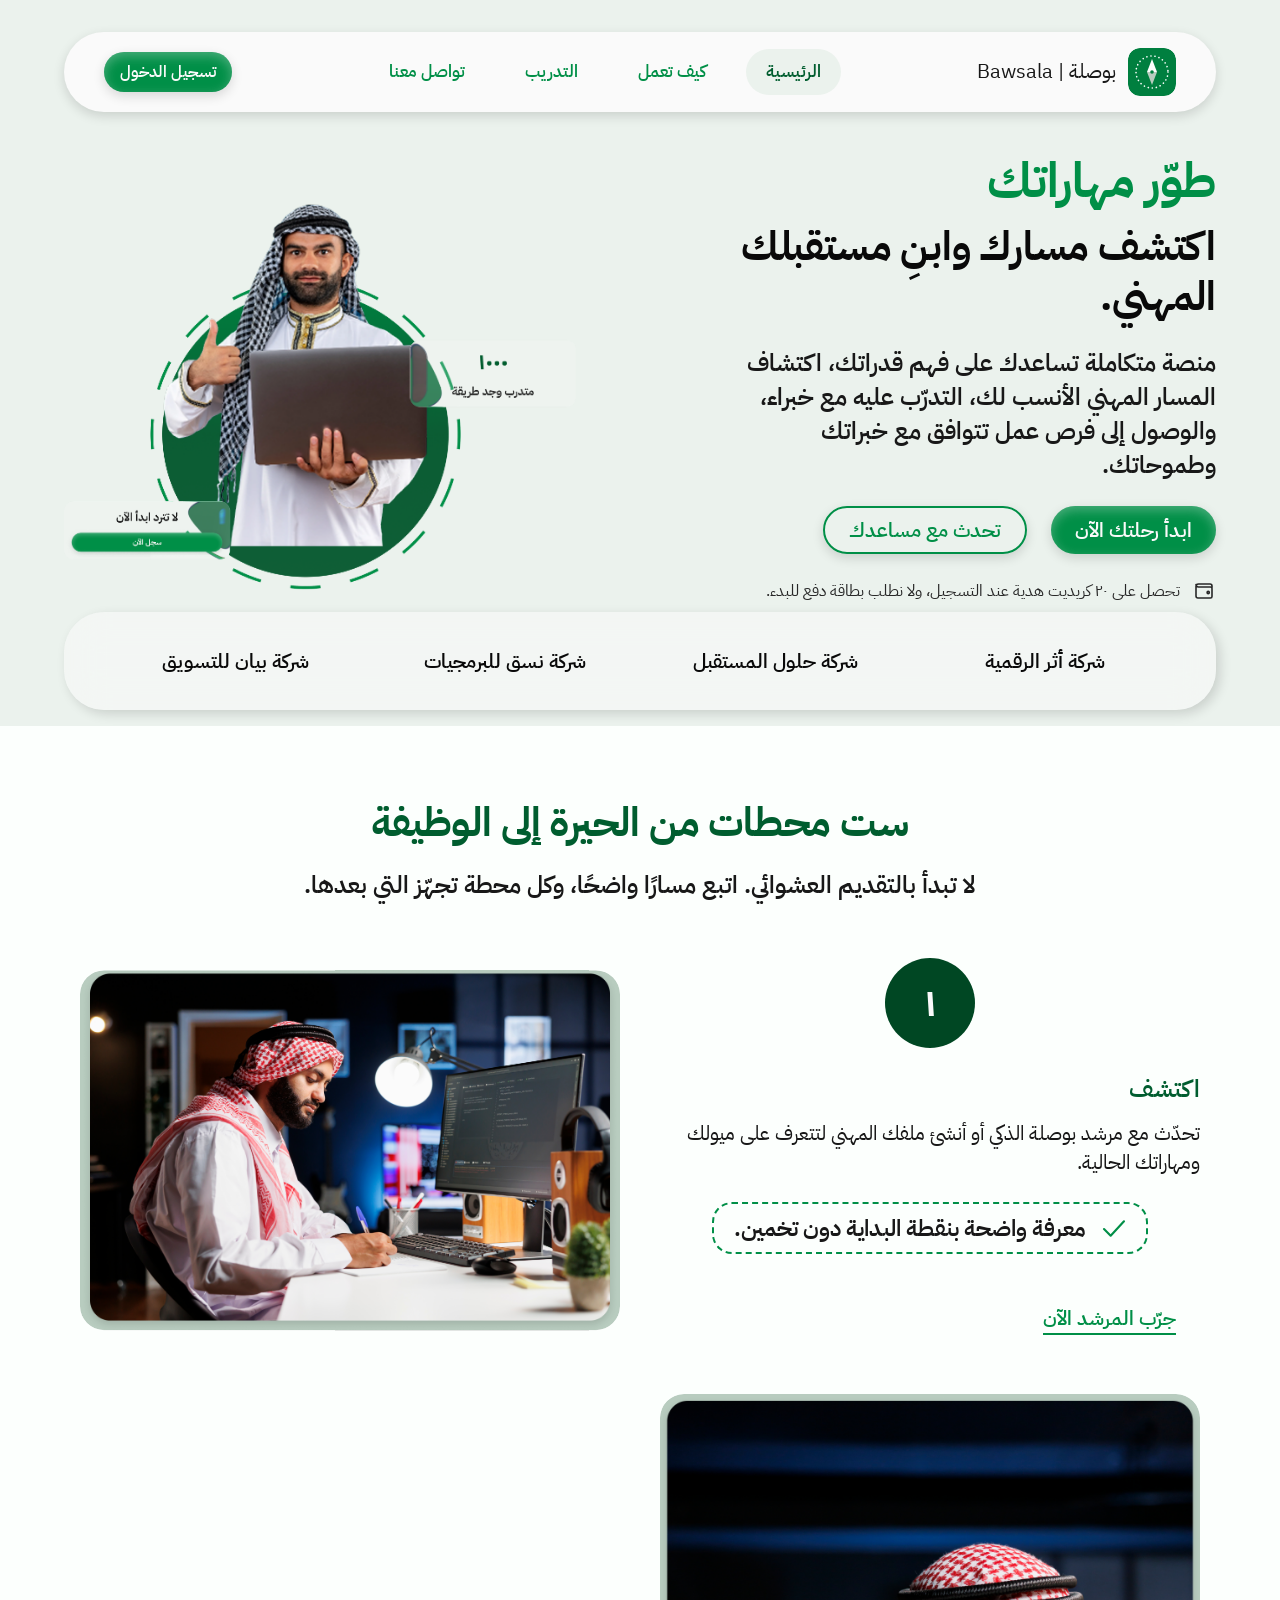
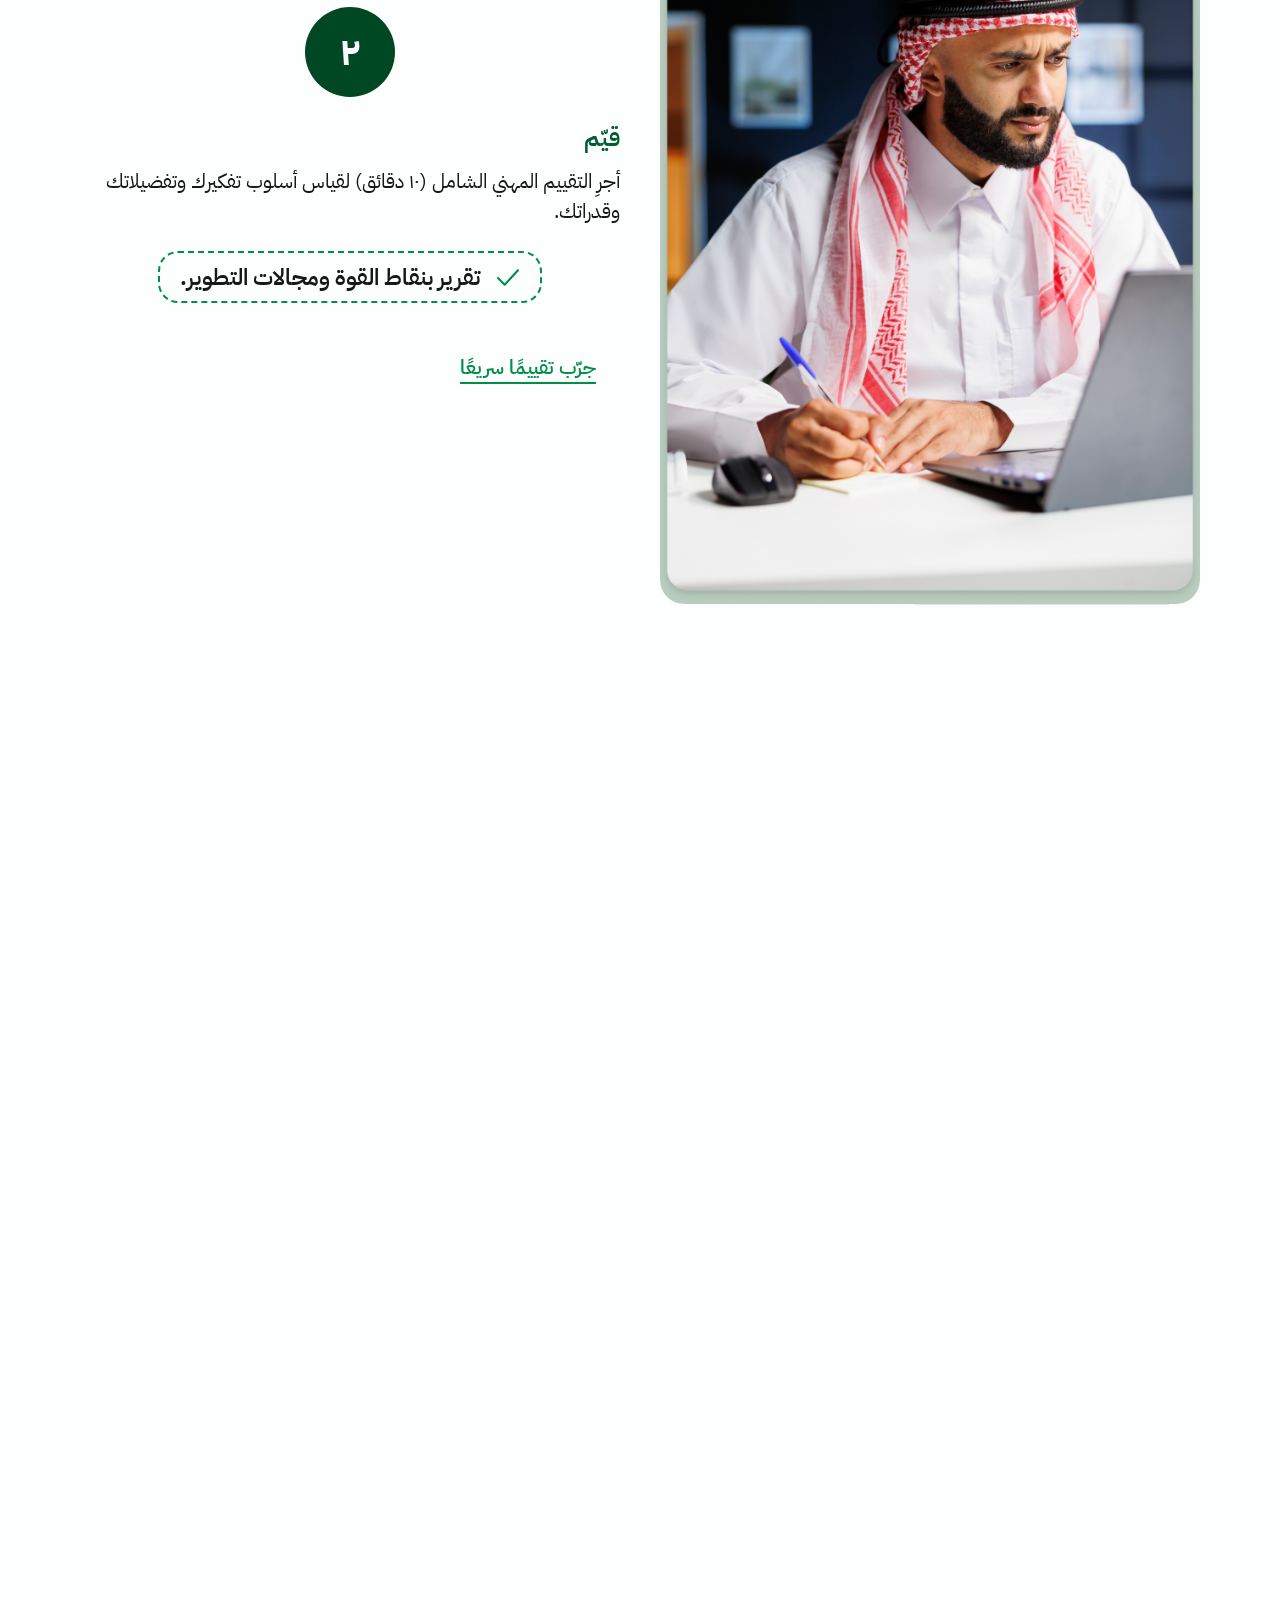
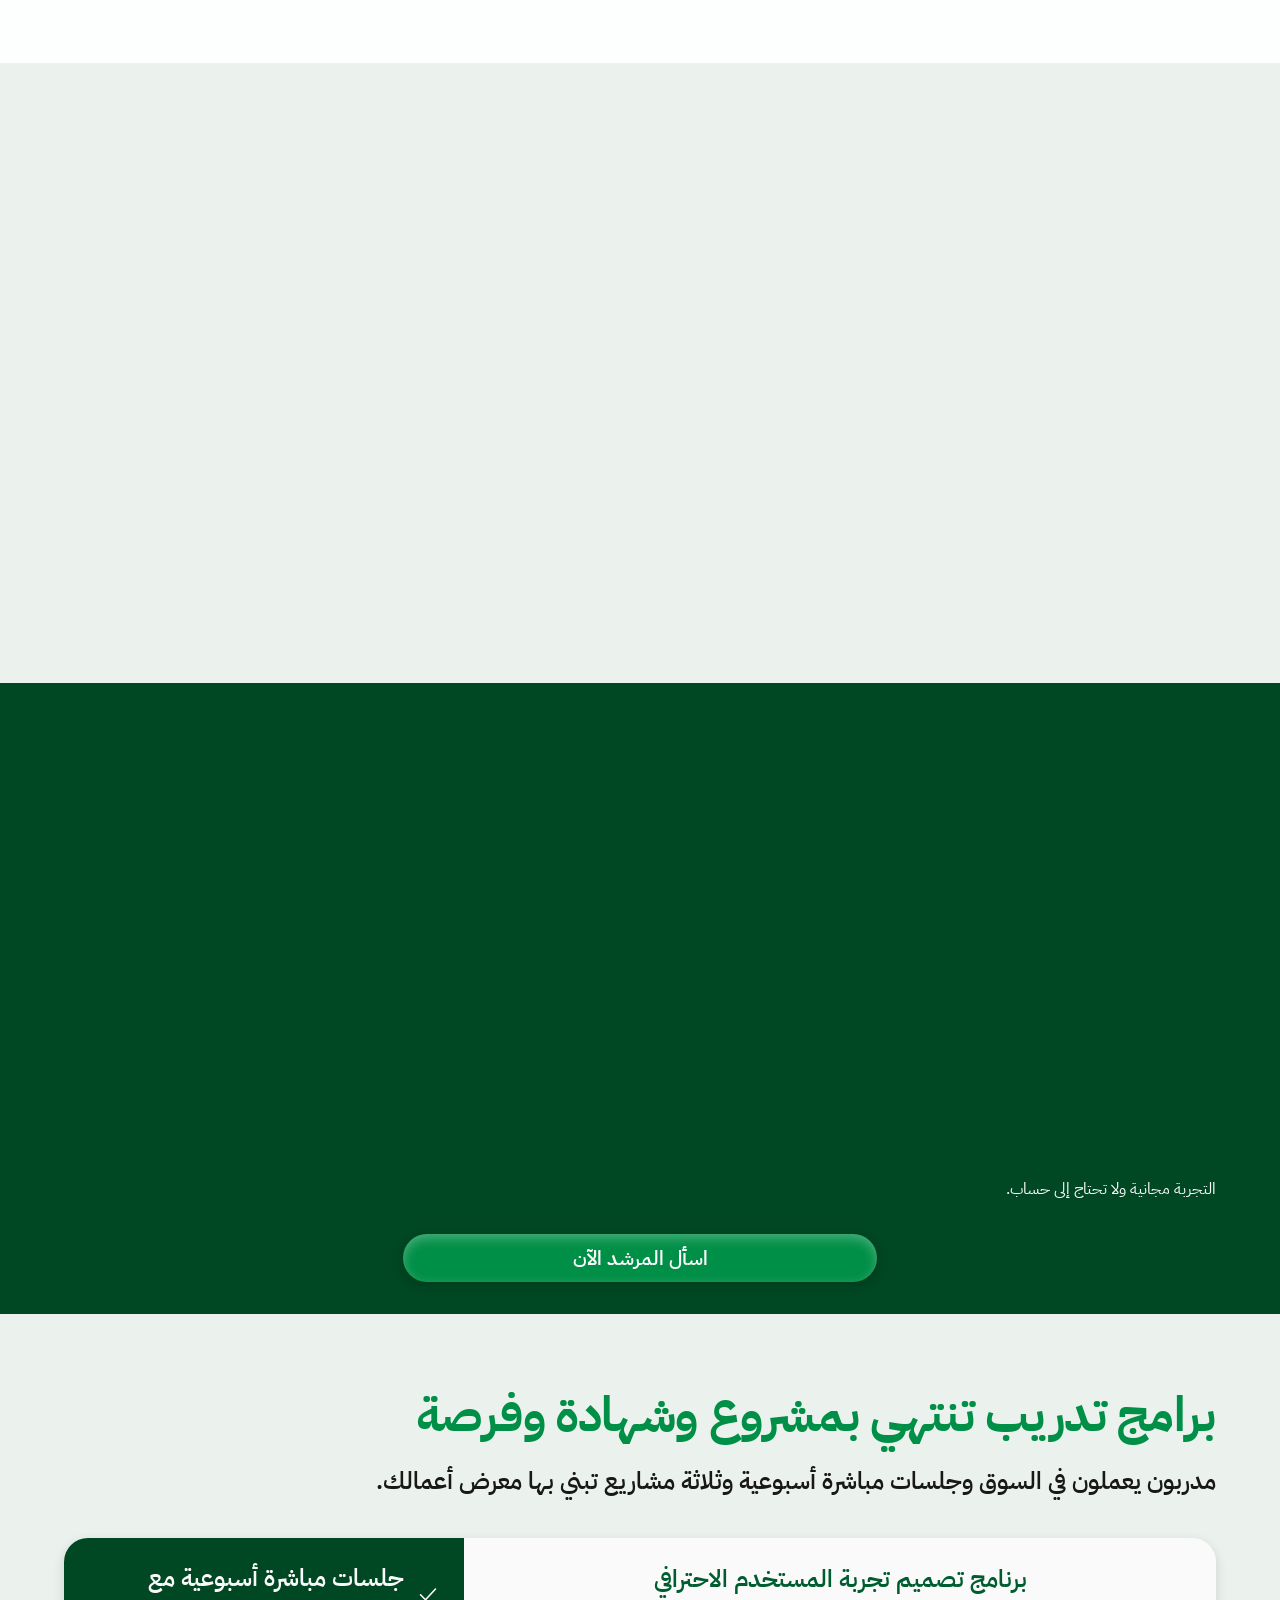
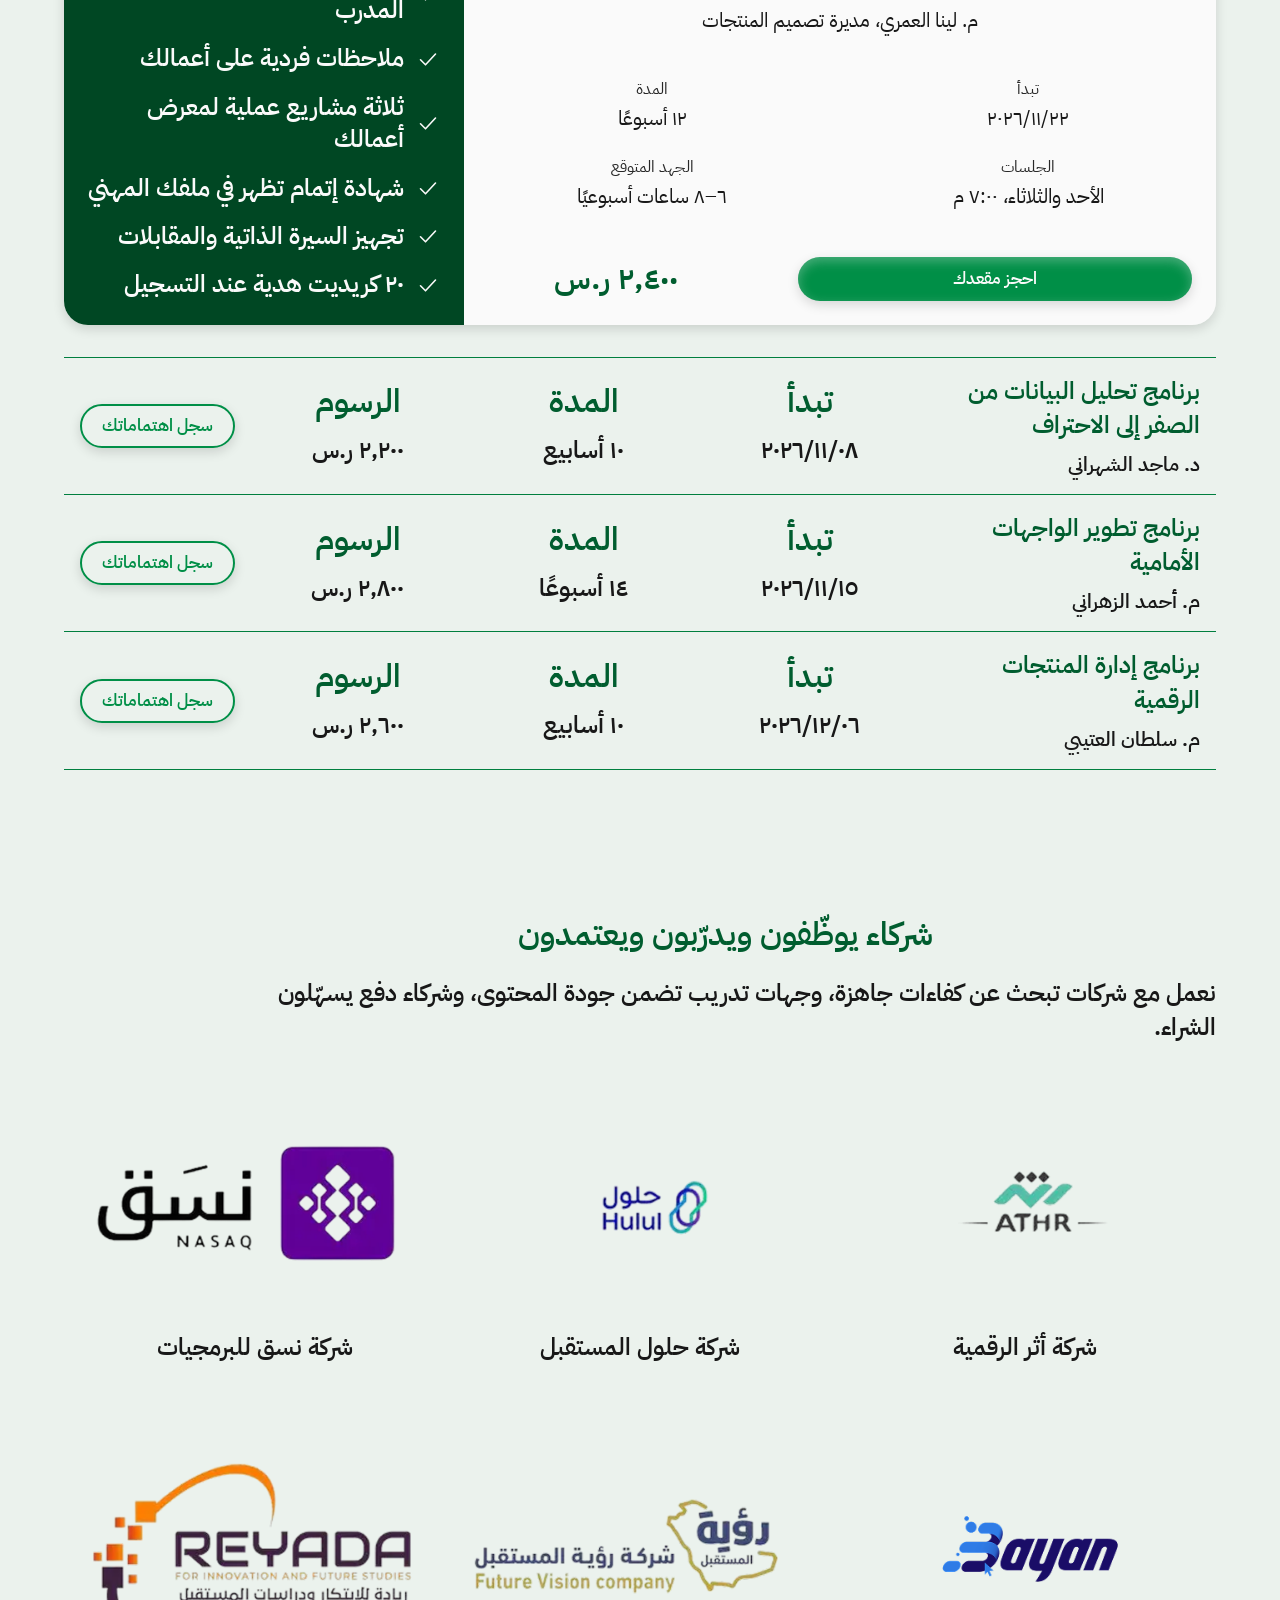
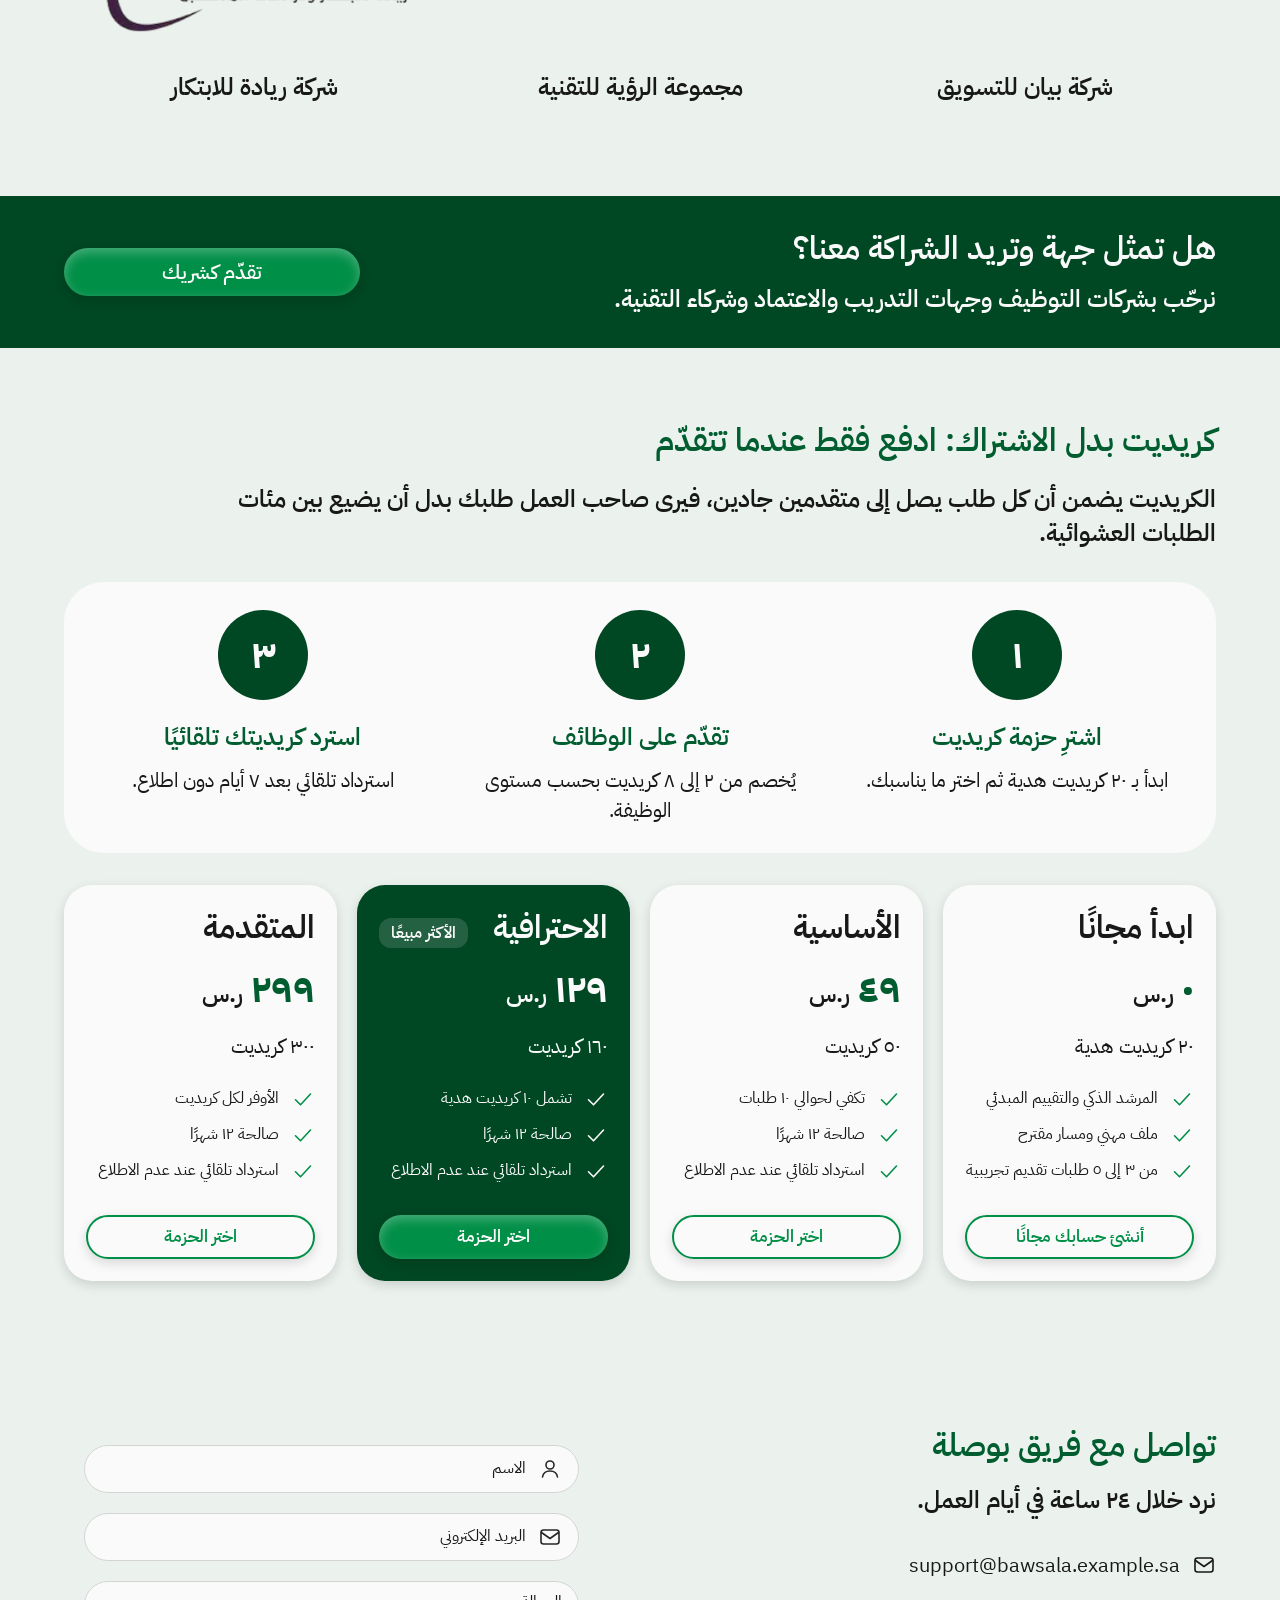
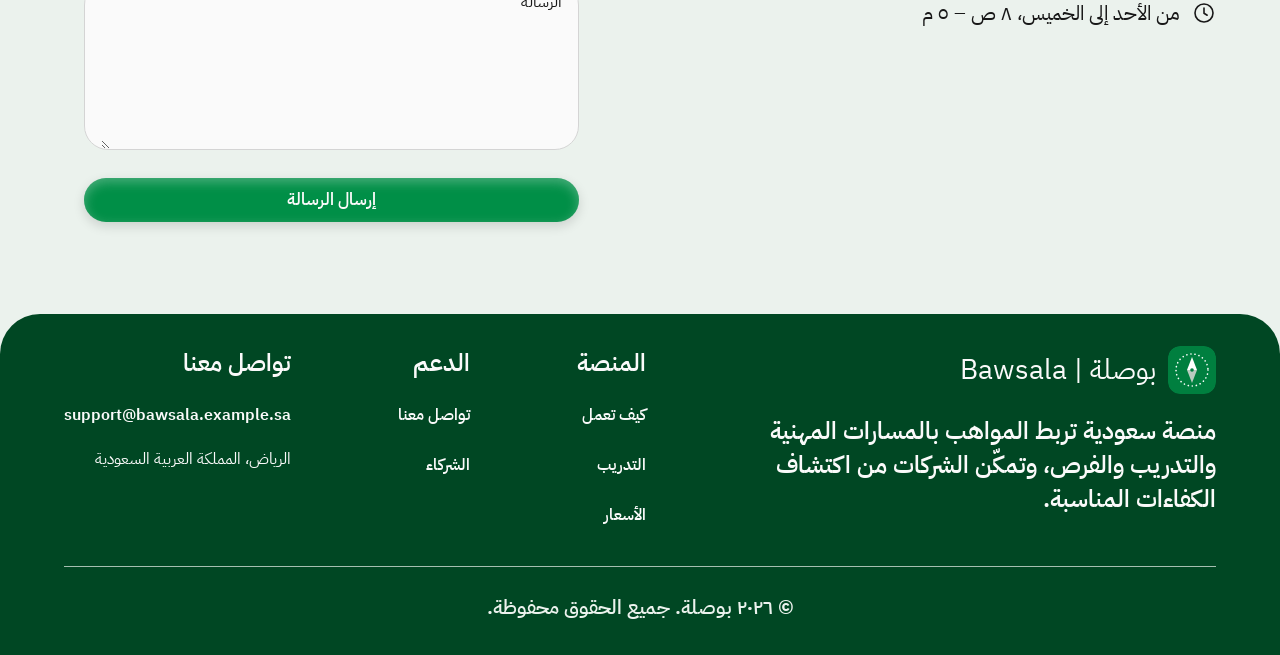
<file: index.html>
<!DOCTYPE html>
<html lang="ar" dir="rtl">
<head>
  <meta charset="utf-8">
  <meta name="viewport" content="width=device-width, initial-scale=1">
  <title>بوصلة | Bawsala — اكتشف مسارك وابنِ مستقبلك المهني</title>
  <meta name="description" content="منصة سعودية تساعدك على فهم قدراتك، اكتشاف المسار المهني الأنسب، التدرّب عليه مع خبراء، والوصول إلى فرص عمل تتوافق مع خبراتك.">
  <meta name="theme-color" content="#004723">

  <link rel="preconnect" href="https://fonts.googleapis.com">
  <link rel="preconnect" href="https://fonts.gstatic.com" crossorigin>
  <link href="https://fonts.googleapis.com/css2?family=IBM+Plex+Sans+Arabic:wght@400;600;700&display=swap" rel="stylesheet">
  <link rel="stylesheet" href="css/style.css">

  <!-- Swaps an image for its SVG placeholder if the real file is missing. -->
  <script>
    document.addEventListener('error', function (e) {
      var t = e.target;
      if (t && t.tagName === 'IMG' && t.getAttribute('data-fallback') && !t.getAttribute('data-fb-done')) {
        t.setAttribute('data-fb-done', '1');
        t.src = t.getAttribute('data-fallback');
      }
    }, true);
  </script>
</head>
<body id="top">

  <!-- Icon sprite -->
  <svg width="0" height="0" style="position:absolute" aria-hidden="true" focusable="false">
    <defs>
      <symbol id="i-tick" viewBox="0 0 24 24"><path d="M4.5 12.8l5 5L19.5 7"/></symbol>
      <symbol id="i-wallet" viewBox="0 0 24 24"><path d="M4 7.5A2.5 2.5 0 0 1 6.5 5H18a2 2 0 0 1 2 2v1.5M4 7.5V17a2 2 0 0 0 2 2h12.5a1.5 1.5 0 0 0 1.5-1.5v-8A1.5 1.5 0 0 0 18.5 8H6.5A2.5 2.5 0 0 1 4 5.5"/><circle cx="16.2" cy="13.5" r="1.1"/></symbol>
      <symbol id="i-mail" viewBox="0 0 24 24"><rect x="3" y="5" width="18" height="14" rx="2.5"/><path d="M3.5 7.5l8.5 6 8.5-6"/></symbol>
      <symbol id="i-clock" viewBox="0 0 24 24"><circle cx="12" cy="12" r="9"/><path d="M12 7v5.2l3.2 2"/></symbol>
      <symbol id="i-user" viewBox="0 0 24 24"><circle cx="12" cy="8" r="4"/><path d="M4.5 20c.6-3.8 3.8-6 7.5-6s6.9 2.2 7.5 6"/></symbol>
      <symbol id="i-menu" viewBox="0 0 24 24"><path d="M4 7h16M4 12h16M4 17h16"/></symbol>
      <symbol id="i-close" viewBox="0 0 24 24"><path d="M6 6l12 12M18 6L6 18"/></symbol>
      <symbol id="logo-mark" viewBox="0 0 48 48">
        <rect width="48" height="48" rx="12" fill="#007f3f"/>
        <circle cx="24" cy="24" r="16" fill="none" stroke="#fcfffd" stroke-width="1.6" stroke-linecap="round" stroke-dasharray="0.1 4"/>
        <path d="M24 11l5 13H19z" fill="#fcfffd"/>
        <path d="M24 37l-5-13h10z" fill="#b8ccbf"/>
        <circle cx="24" cy="24" r="1.8" fill="#007f3f"/>
      </symbol>
    </defs>
  </svg>

  <!-- ============ Header ============ -->
  <header class="site-header" id="siteHeader">
    <div class="container">
      <nav class="nav" aria-label="التنقل الرئيسي">
        <a class="brand" href="#top" aria-label="بوصلة — الصفحة الرئيسية">
          <svg class="brand__mark" viewBox="0 0 48 48" aria-hidden="true"><use href="#logo-mark"/></svg>
          <span class="brand__name">بوصلة | Bawsala</span>
        </a>

        <button class="nav__toggle" id="navToggle" type="button" aria-expanded="false" aria-controls="navMenu" aria-label="فتح القائمة">
          <svg class="icon i-menu" aria-hidden="true"><use href="#i-menu"/></svg>
          <svg class="icon i-close" aria-hidden="true"><use href="#i-close"/></svg>
        </button>

        <div class="nav__menu" id="navMenu">
          <ul class="nav__links">
            <li><a class="nav__link" href="#top" data-spy="top">الرئيسية</a></li>
            <li><a class="nav__link" href="#steps" data-spy="steps">كيف تعمل</a></li>
            <li><a class="nav__link" href="#courses" data-spy="courses">التدريب</a></li>
            <li><a class="nav__link" href="#contact" data-spy="contact">تواصل معنا</a></li>
          </ul>
          <div class="nav__login-wrap">
            <a class="btn btn--primary btn--sm" href="#" data-toast="تسجيل الدخول غير مربوط بخادم في هذا النموذج.">تسجيل الدخول</a>
          </div>
        </div>
      </nav>
    </div>
  </header>

  <main>
    <!-- ============ Hero ============ -->
    <section class="hero" aria-labelledby="hero-title">
      <div class="container">
        <div class="hero__grid">
          <div class="hero__copy">
            <h1 class="hero__title" id="hero-title">
              <span class="t-display">طوّر مهاراتك</span>
              <span class="t-h1">اكتشف مسارك وابنِ مستقبلك المهني.</span>
            </h1>
            <p class="hero__lead">منصة متكاملة تساعدك على فهم قدراتك، اكتشاف المسار المهني الأنسب لك، التدرّب عليه مع خبراء، والوصول إلى فرص عمل تتوافق مع خبراتك وطموحاتك.</p>
            <div class="hero__actions">
              <a class="btn btn--primary btn--lg" href="#exam">ابدأ رحلتك الآن</a>
              <a class="btn btn--secondary btn--lg" href="#advisor">تحدث مع مساعدك</a>
            </div>
            <p class="hero__note">
              <svg class="icon" aria-hidden="true"><use href="#i-wallet"/></svg>
              <span>تحصل على ٢٠ كريديت هدية عند التسجيل، ولا نطلب بطاقة دفع للبدء.</span>
            </p>
          </div>
          <div class="hero__art">
            <img src="images/hero%20section.png" width="2354" height="1944" alt="متدرب يعمل على حاسوب أمامه" fetchpriority="high">
          </div>
        </div>

        <div class="trust" aria-label="شركاء النجاح">
          <ul class="trust__list">
            <li class="trust__item">شركة أثر الرقمية</li>
            <li class="trust__item">شركة حلول المستقبل</li>
            <li class="trust__item">شركة نسق للبرمجيات</li>
            <li class="trust__item">شركة بيان للتسويق</li>
          </ul>
        </div>
      </div>
    </section>

    <!-- ============ Steps ============ -->
    <section class="section" id="steps" aria-labelledby="steps-title">
      <div class="container">
        <div class="section__head section__head--center reveal">
          <h2 class="t-h1" id="steps-title">ست محطات من الحيرة إلى الوظيفة</h2>
          <p>لا تبدأ بالتقديم العشوائي. اتبع مسارًا واضحًا، وكل محطة تجهّز التي بعدها.</p>
        </div>

        <ol class="steps">
          <li class="step">
            <div class="step__body reveal">
              <div class="step__num" aria-hidden="true">١</div>
              <div class="step__text">
                <h3 class="step__title">اكتشف</h3>
                <p class="step__desc">تحدّث مع مرشد بوصلة الذكي أو أنشئ ملفك المهني لتتعرف على ميولك ومهاراتك الحالية.</p>
              </div>
              <p class="step__gain"><svg class="icon" aria-hidden="true"><use href="#i-tick"/></svg><span>معرفة واضحة بنقطة البداية دون تخمين.</span></p>
              <a class="btn btn--ghost btn--lg" href="#advisor">جرّب المرشد الآن</a>
            </div>
            <figure class="step__media step__media--land">
              <img src="images/1.png" width="2576" height="1750" loading="lazy" alt="رجل سعودي يعمل على حاسوب تظهر على شاشته أكواد برمجية">
            </figure>
          </li>

          <li class="step step--flip">
            <div class="step__body reveal">
              <div class="step__num" aria-hidden="true">٢</div>
              <div class="step__text">
                <h3 class="step__title">قيّم</h3>
                <p class="step__desc">أجرِ التقييم المهني الشامل (١٠ دقائق) لقياس أسلوب تفكيرك وتفضيلاتك وقدراتك.</p>
              </div>
              <p class="step__gain"><svg class="icon" aria-hidden="true"><use href="#i-tick"/></svg><span>تقرير بنقاط القوة ومجالات التطوير.</span></p>
              <a class="btn btn--ghost btn--lg" href="#exam">جرّب تقييمًا سريعًا</a>
            </div>
            <figure class="step__media step__media--tall">
              <img src="images/2.png" width="2576" height="3816" loading="lazy" alt="شاب يعمل على حاسوب محمول أثناء التقييم المهني">
            </figure>
          </li>

          <li class="step">
            <div class="step__body reveal">
              <div class="step__num" aria-hidden="true">٣</div>
              <div class="step__text">
                <h3 class="step__title">خطّط</h3>
                <p class="step__desc">احصل على مسارات مقترحة بنسب توافق وخارطة طريق من المبتدئ إلى القيادي.</p>
              </div>
              <p class="step__gain"><svg class="icon" aria-hidden="true"><use href="#i-tick"/></svg><span>وضوح في الخطوات التالية لتحقيق هدفك.</span></p>
              <a class="btn btn--ghost btn--lg" href="#pricing">أنشئ حسابك</a>
            </div>
            <figure class="step__media step__media--land">
              <img src="images/3.png" width="2576" height="1750" loading="lazy" alt="رجل يراجع أوراق خطته المهنية على مكتبه">
            </figure>
          </li>

          <li class="step step--flip">
            <div class="step__body reveal">
              <div class="step__num" aria-hidden="true">٤</div>
              <div class="step__text">
                <h3 class="step__title">تدرّب</h3>
                <p class="step__desc">التحق ببرنامج تدريبي بجلسات مباشرة ومشاريع عملية وشهادة إتمام تدعم ملفك.</p>
              </div>
              <p class="step__gain"><svg class="icon" aria-hidden="true"><use href="#i-tick"/></svg><span>مهارات موثّقة ومعرض أعمال جاهز.</span></p>
              <a class="btn btn--ghost btn--lg" href="#courses">استعرض البرامج</a>
            </div>
            <figure class="step__media step__media--tall">
              <img src="images/4.png" width="2576" height="3816" loading="lazy" alt="متدرب يتابع تقريرًا على شاشة أثناء التدريب">
            </figure>
          </li>

          <li class="step">
            <div class="step__body reveal">
              <div class="step__num" aria-hidden="true">٥</div>
              <div class="step__text">
                <h3 class="step__title">تقدّم</h3>
                <p class="step__desc">تقدّم على وظائف تناسب ملفك بنسبة توافق، وادفع بالكريديت فقط عند التقديم.</p>
              </div>
              <p class="step__gain"><svg class="icon" aria-hidden="true"><use href="#i-tick"/></svg><span>طلبات جادّة تصل إلى أصحاب العمل المناسبين.</span></p>
              <a class="btn btn--ghost btn--lg" href="#pricing">اطّلع على الأسعار</a>
            </div>
            <figure class="step__media step__media--tall">
              <img src="images/5.png" width="2576" height="3797" loading="lazy" alt="شخص يتقدم لوظيفة من حاسوب مكتبي">
            </figure>
          </li>

          <li class="step step--flip">
            <div class="step__body reveal">
              <div class="step__num" aria-hidden="true">٦</div>
              <div class="step__text">
                <h3 class="step__title">تطوّر</h3>
                <p class="step__desc">تابع طلباتك وتقدمك التدريبي، وحدّث مسارك مع نمو خبراتك وطموحاتك.</p>
              </div>
              <p class="step__gain"><svg class="icon" aria-hidden="true"><use href="#i-tick"/></svg><span>نمو مهني مستمر وفرص ترقٍّ أفضل.</span></p>
              <a class="btn btn--ghost btn--lg" href="#pricing">ابدأ الآن</a>
            </div>
            <figure class="step__media step__media--land">
              <img src="images/6.png" width="2576" height="1750" loading="lazy" alt="مطوّر يكتب كودًا على حاسوبه ضمن مسار التطوّر المهني">
            </figure>
          </li>
        </ol>
      </div>
    </section>

    <!-- ============ Exam ============ -->
    <section class="section" id="exam" aria-labelledby="exam-title">
      <div class="container">
        <div class="exam__grid">
          <div class="exam__copy reveal">
            <h2 class="t-h2" id="exam-title">اكتشف ميولك في دقيقة ثم أكمل التقييم الكامل</h2>
            <p>١٠ دقائق تقيس أسلوب تفكيرك وتفضيلاتك المهنية وتربطها بمسارات حقيقية في سوق العمل السعودي. جرّب ثلاثة أسئلة الآن.</p>
            <ul class="ticks">
              <li><svg class="icon" aria-hidden="true"><use href="#i-tick"/></svg>ملفك المهني وأسلوب عملك</li>
              <li><svg class="icon" aria-hidden="true"><use href="#i-tick"/></svg>نقاط القوة ومجالات التطوير</li>
              <li><svg class="icon" aria-hidden="true"><use href="#i-tick"/></svg>تحليل لمهاراتك الأساسية</li>
              <li><svg class="icon" aria-hidden="true"><use href="#i-tick"/></svg>مسارات مقترحة بنسب توافق</li>
            </ul>
            <a class="btn btn--secondary btn--md" href="#pricing">أعرف تقييمك الآن</a>
          </div>

          <div class="quiz reveal" id="quiz" style="--delay:.15s">
            <div class="quiz__bar">
              <span id="quizCount">السؤال ١ من ٣</span>
              <span class="quiz__meta"><span>تقييم تجريبي</span><span class="quiz__timer" id="quizTimer">٣٠ ثانية</span></span>
            </div>
            <div class="quiz__progress" role="progressbar" aria-label="تقدّمك في التقييم" aria-valuemin="0" aria-valuemax="3" aria-valuenow="0" id="quizProgress">
              <div class="quiz__fill" id="quizFill"></div>
            </div>
            <div class="quiz__stage" id="quizStage" aria-live="polite">
              <h3 class="quiz__q" id="quizQ">عندما تواجه مشكلة جديدة في العمل، ماذا تفعل أولًا؟</h3>
              <div class="quiz__options" role="radiogroup" aria-labelledby="quizQ">
                <button class="quiz__opt" type="button" role="radio" aria-checked="false"><span class="quiz__radio"><svg class="icon"><use href="#i-tick"/></svg></span>أقسّم المهمة وأضع خطة تنفيذ</button>
                <button class="quiz__opt" type="button" role="radio" aria-checked="false"><span class="quiz__radio"><svg class="icon"><use href="#i-tick"/></svg></span>أبني نموذجًا سريعًا بالكود</button>
                <button class="quiz__opt" type="button" role="radio" aria-checked="false"><span class="quiz__radio"><svg class="icon"><use href="#i-tick"/></svg></span>أجمع البيانات وأبحث عن الأنماط</button>
              </div>
            </div>
          </div>
        </div>
      </div>
    </section>

    <!-- ============ Advisor CTA ============ -->
    <section class="band advisor" id="advisor" aria-labelledby="advisor-title">
      <div class="container advisor__inner">
        <h2 class="t-display reveal" id="advisor-title">لا تعرف من أين تبدأ؟ اسأل مرشد بوصلة</h2>
        <p class="advisor__lead reveal">كثيرون لا يعرفون أي مجال يناسبهم. يسألك المرشد ست أسئلة قصيرة، أو اكتب له بحرية بالعربية، ثم يقترح عليك مسارًا وبرنامج تدريب يناسب وقتك.</p>
        <div class="advisor__foot">
          <ul class="ticks advisor__list reveal">
            <li><svg class="icon" aria-hidden="true"><use href="#i-tick"/></svg>ست أسئلة تأخذ دقيقتين</li>
            <li><svg class="icon" aria-hidden="true"><use href="#i-tick"/></svg>يفهم إجاباتك الحرة بالعربية</li>
            <li><svg class="icon" aria-hidden="true"><use href="#i-tick"/></svg>مسار مقترح بنسبة توافق وراتب متوقع</li>
            <li><svg class="icon" aria-hidden="true"><use href="#i-tick"/></svg>خطة واضحة: تقييم ثم تدريب ثم تقديم</li>
          </ul>
          <p class="advisor__note">التجربة مجانية ولا تحتاج إلى حساب.</p>
        </div>
        <a class="btn btn--primary btn--lg" href="#" data-toast="المرشد الذكي غير مربوط بخادم في هذا النموذج.">اسأل المرشد الآن</a>
      </div>
    </section>

    <!-- ============ Courses ============ -->
    <section class="section" id="courses" aria-labelledby="courses-title">
      <div class="container">
        <div class="section__head reveal">
          <h2 class="t-display" id="courses-title" style="color:var(--primary-600)">برامج تدريب تنتهي بمشروع وشهادة وفرصة</h2>
          <p>مدربون يعملون في السوق وجلسات مباشرة أسبوعية وثلاثة مشاريع تبني بها معرض أعمالك.</p>
        </div>

        <article class="courses__feature reveal" aria-labelledby="feat-title">
          <div class="courses__main">
            <header>
              <h3 id="feat-title">برنامج تصميم تجربة المستخدم الاحترافي</h3>
              <p>م. لينا العمري، مديرة تصميم المنتجات</p>
            </header>
            <dl class="facts">
              <div><dt>تبدأ</dt><dd>٢٠٢٦/١١/٢٢</dd></div>
              <div><dt>المدة</dt><dd>١٢ أسبوعًا</dd></div>
              <div><dt>الجلسات</dt><dd>الأحد والثلاثاء، ٧:٠٠ م</dd></div>
              <div><dt>الجهد المتوقع</dt><dd>٦–٨ ساعات أسبوعيًا</dd></div>
            </dl>
            <div class="courses__buy">
              <a class="btn btn--primary btn--md" href="#" data-toast="تم حجز مقعدك التجريبي في برنامج تصميم تجربة المستخدم.">احجز مقعدك</a>
              <p class="courses__price">٢,٤٠٠ ر.س</p>
            </div>
          </div>
          <ul class="courses__perks">
            <li><svg class="icon" aria-hidden="true"><use href="#i-tick"/></svg>جلسات مباشرة أسبوعية مع المدرب</li>
            <li><svg class="icon" aria-hidden="true"><use href="#i-tick"/></svg>ملاحظات فردية على أعمالك</li>
            <li><svg class="icon" aria-hidden="true"><use href="#i-tick"/></svg>ثلاثة مشاريع عملية لمعرض أعمالك</li>
            <li><svg class="icon" aria-hidden="true"><use href="#i-tick"/></svg>شهادة إتمام تظهر في ملفك المهني</li>
            <li><svg class="icon" aria-hidden="true"><use href="#i-tick"/></svg>تجهيز السيرة الذاتية والمقابلات</li>
            <li><svg class="icon" aria-hidden="true"><use href="#i-tick"/></svg>٢٠ كريديت هدية عند التسجيل</li>
          </ul>
        </article>

        <div class="programs">
          <article class="program reveal">
            <h3 class="program__name">برنامج تحليل البيانات من الصفر إلى الاحتراف<small>د. ماجد الشهراني</small></h3>
            <div class="program__cell"><span>تبدأ</span><b>٢٠٢٦/١١/٠٨</b></div>
            <div class="program__cell"><span>المدة</span><b>١٠ أسابيع</b></div>
            <div class="program__cell"><span>الرسوم</span><b>٢,٢٠٠ ر.س</b></div>
            <button class="btn btn--secondary btn--md" type="button" data-interest="برنامج تحليل البيانات">سجل اهتماماتك</button>
          </article>
          <article class="program reveal">
            <h3 class="program__name">برنامج تطوير الواجهات الأمامية<small>م. أحمد الزهراني</small></h3>
            <div class="program__cell"><span>تبدأ</span><b>٢٠٢٦/١١/١٥</b></div>
            <div class="program__cell"><span>المدة</span><b>١٤ أسبوعًا</b></div>
            <div class="program__cell"><span>الرسوم</span><b>٢,٨٠٠ ر.س</b></div>
            <button class="btn btn--secondary btn--md" type="button" data-interest="برنامج تطوير الواجهات الأمامية">سجل اهتماماتك</button>
          </article>
          <article class="program reveal">
            <h3 class="program__name">برنامج إدارة المنتجات الرقمية<small>م. سلطان العتيبي</small></h3>
            <div class="program__cell"><span>تبدأ</span><b>٢٠٢٦/١٢/٠٦</b></div>
            <div class="program__cell"><span>المدة</span><b>١٠ أسابيع</b></div>
            <div class="program__cell"><span>الرسوم</span><b>٢,٦٠٠ ر.س</b></div>
            <button class="btn btn--secondary btn--md" type="button" data-interest="برنامج إدارة المنتجات الرقمية">سجل اهتماماتك</button>
          </article>
        </div>
      </div>
    </section>

    <!-- ============ Partners ============ -->
    <section class="section" id="partners" aria-labelledby="partners-title">
      <div class="container">
        <div class="partners__head reveal">
          <h2 class="t-h2" id="partners-title">شركاء يوظّفون ويدرّبون ويعتمدون</h2>
          <p>نعمل مع شركات تبحث عن كفاءات جاهزة، وجهات تدريب تضمن جودة المحتوى، وشركاء دفع يسهّلون الشراء.</p>
        </div>
        <ul class="partners__grid">
          <li class="partner reveal">
            <div class="partner__logo"><img src="images/Athr.png" width="400" height="132" loading="lazy" alt="شعار شركة أثر الرقمية"></div>
            <p class="partner__name">شركة أثر الرقمية</p>
          </li>
          <li class="partner reveal" style="--delay:.1s">
            <div class="partner__logo"><img src="images/Holol.png" width="400" height="112" loading="lazy" alt="شعار شركة حلول المستقبل"></div>
            <p class="partner__name">شركة حلول المستقبل</p>
          </li>
          <li class="partner reveal" style="--delay:.2s">
            <div class="partner__logo"><img src="images/Nusuk.png" width="400" height="172" loading="lazy" alt="شعار شركة نسق للبرمجيات"></div>
            <p class="partner__name">شركة نسق للبرمجيات</p>
          </li>
          <li class="partner reveal">
            <div class="partner__logo"><img src="images/Bayan.png" width="400" height="96" loading="lazy" alt="شعار شركة بيان للتسويق"></div>
            <p class="partner__name">شركة بيان للتسويق</p>
          </li>
          <li class="partner reveal" style="--delay:.1s">
            <div class="partner__logo"><img src="images/Roaya.png" width="400" height="188" loading="lazy" alt="شعار شركة رؤية المستقبل"></div>
            <p class="partner__name">مجموعة الرؤية للتقنية</p>
          </li>
          <li class="partner reveal" style="--delay:.2s">
            <div class="partner__logo"><img src="images/Rayada.png" width="400" height="208" loading="lazy" alt="شعار شركة ريادة للابتكار"></div>
            <p class="partner__name">شركة ريادة للابتكار</p>
          </li>
        </ul>
      </div>
    </section>

    <!-- ============ Partner CTA ============ -->
    <section class="band cta" aria-labelledby="cta-title">
      <div class="container cta__inner">
        <div class="cta__text">
          <h2 class="t-h2" id="cta-title">هل تمثل جهة وتريد الشراكة معنا؟</h2>
          <p>نرحّب بشركات التوظيف وجهات التدريب والاعتماد وشركاء التقنية.</p>
        </div>
        <a class="btn btn--primary btn--lg" href="#contact">تقدّم كشريك</a>
      </div>
    </section>

    <!-- ============ Pricing ============ -->
    <section class="section" id="pricing" aria-labelledby="pricing-title">
      <div class="container">
        <div class="pricing__head reveal">
          <h2 class="t-h2" id="pricing-title">كريديت بدل الاشتراك: ادفع فقط عندما تتقدّم</h2>
          <p>الكريديت يضمن أن كل طلب يصل إلى متقدمين جادين، فيرى صاحب العمل طلبك بدل أن يضيع بين مئات الطلبات العشوائية.</p>
        </div>

        <ol class="how reveal">
          <li class="how__item">
            <span class="how__num" aria-hidden="true">١</span>
            <h3>اشترِ حزمة كريديت</h3>
            <p>ابدأ بـ ٢٠ كريديت هدية ثم اختر ما يناسبك.</p>
          </li>
          <li class="how__item">
            <span class="how__num" aria-hidden="true">٢</span>
            <h3>تقدّم على الوظائف</h3>
            <p>يُخصم من ٢ إلى ٨ كريديت بحسب مستوى الوظيفة.</p>
          </li>
          <li class="how__item">
            <span class="how__num" aria-hidden="true">٣</span>
            <h3>استرد كريديتك تلقائيًا</h3>
            <p>استرداد تلقائي بعد ٧ أيام دون اطلاع.</p>
          </li>
        </ol>

        <div class="plans">
          <article class="plan reveal" data-plan="ابدأ مجانًا">
            <div class="plan__top"><h3 class="plan__name">ابدأ مجانًا</h3></div>
            <p class="plan__price"><strong>٠</strong><span>ر.س</span></p>
            <p class="plan__credits">٢٠ كريديت هدية</p>
            <ul class="plan__list">
              <li><svg class="icon" aria-hidden="true"><use href="#i-tick"/></svg>المرشد الذكي والتقييم المبدئي</li>
              <li><svg class="icon" aria-hidden="true"><use href="#i-tick"/></svg>ملف مهني ومسار مقترح</li>
              <li><svg class="icon" aria-hidden="true"><use href="#i-tick"/></svg>من ٣ إلى ٥ طلبات تقديم تجريبية</li>
            </ul>
            <button class="btn btn--secondary btn--md btn--block" type="button" data-pick>أنشئ حسابك مجانًا</button>
          </article>

          <article class="plan reveal" style="--delay:.08s" data-plan="الأساسية">
            <div class="plan__top"><h3 class="plan__name">الأساسية</h3></div>
            <p class="plan__price"><strong>٤٩</strong><span>ر.س</span></p>
            <p class="plan__credits">٥٠ كريديت</p>
            <ul class="plan__list">
              <li><svg class="icon" aria-hidden="true"><use href="#i-tick"/></svg>تكفي لحوالي ١٠ طلبات</li>
              <li><svg class="icon" aria-hidden="true"><use href="#i-tick"/></svg>صالحة ١٢ شهرًا</li>
              <li><svg class="icon" aria-hidden="true"><use href="#i-tick"/></svg>استرداد تلقائي عند عدم الاطلاع</li>
            </ul>
            <button class="btn btn--secondary btn--md btn--block" type="button" data-pick>اختر الحزمة</button>
          </article>

          <article class="plan plan--featured reveal" style="--delay:.16s" data-plan="الاحترافية">
            <div class="plan__top"><h3 class="plan__name">الاحترافية</h3><span class="plan__badge">الأكثر مبيعًا</span></div>
            <p class="plan__price"><strong>١٢٩</strong><span>ر.س</span></p>
            <p class="plan__credits">١٦٠ كريديت</p>
            <ul class="plan__list">
              <li><svg class="icon" aria-hidden="true"><use href="#i-tick"/></svg>تشمل ١٠ كريديت هدية</li>
              <li><svg class="icon" aria-hidden="true"><use href="#i-tick"/></svg>صالحة ١٢ شهرًا</li>
              <li><svg class="icon" aria-hidden="true"><use href="#i-tick"/></svg>استرداد تلقائي عند عدم الاطلاع</li>
            </ul>
            <button class="btn btn--primary btn--md btn--block" type="button" data-pick>اختر الحزمة</button>
          </article>

          <article class="plan reveal" style="--delay:.24s" data-plan="المتقدمة">
            <div class="plan__top"><h3 class="plan__name">المتقدمة</h3></div>
            <p class="plan__price"><strong>٢٩٩</strong><span>ر.س</span></p>
            <p class="plan__credits">٣٠٠ كريديت</p>
            <ul class="plan__list">
              <li><svg class="icon" aria-hidden="true"><use href="#i-tick"/></svg>الأوفر لكل كريديت</li>
              <li><svg class="icon" aria-hidden="true"><use href="#i-tick"/></svg>صالحة ١٢ شهرًا</li>
              <li><svg class="icon" aria-hidden="true"><use href="#i-tick"/></svg>استرداد تلقائي عند عدم الاطلاع</li>
            </ul>
            <button class="btn btn--secondary btn--md btn--block" type="button" data-pick>اختر الحزمة</button>
          </article>
        </div>
      </div>
    </section>

    <!-- ============ Contact ============ -->
    <section class="section" id="contact" aria-labelledby="contact-title">
      <div class="container">
        <div class="contact__grid">
          <div class="contact__info reveal" style="--delay:.1s">
            <div>
              <h2 class="t-h2" id="contact-title">تواصل مع فريق بوصلة</h2>
              <p>نرد خلال ٢٤ ساعة في أيام العمل.</p>
            </div>
            <ul class="contact__lines">
              <li><svg class="icon" aria-hidden="true"><use href="#i-mail"/></svg><a href="mailto:support@bawsala.example.sa" dir="ltr">support@bawsala.example.sa</a></li>
              <li><svg class="icon" aria-hidden="true"><use href="#i-clock"/></svg><span>من الأحد إلى الخميس، ٨ ص – ٥ م</span></li>
            </ul>
          </div>

          <form class="form reveal" id="contactForm" novalidate>
            <div class="field">
              <div class="field__box">
                <svg class="icon" aria-hidden="true"><use href="#i-user"/></svg>
                <input class="field__input" id="cName" name="name" type="text" placeholder="الاسم" autocomplete="name" aria-label="الاسم" aria-describedby="cNameErr" required>
              </div>
              <p class="field__error" id="cNameErr" role="alert"></p>
            </div>
            <div class="field">
              <div class="field__box">
                <svg class="icon" aria-hidden="true"><use href="#i-mail"/></svg>
                <input class="field__input" id="cEmail" name="email" type="email" placeholder="البريد الإلكتروني" autocomplete="email" inputmode="email" dir="rtl" aria-label="البريد الإلكتروني" aria-describedby="cEmailErr" required>
              </div>
              <p class="field__error" id="cEmailErr" role="alert"></p>
            </div>
            <div class="field">
              <div class="field__box">
                <textarea class="field__input" id="cMsg" name="message" placeholder="الرسالة" aria-label="الرسالة" aria-describedby="cMsgErr" required></textarea>
              </div>
              <p class="field__error" id="cMsgErr" role="alert"></p>
            </div>
            <button class="btn btn--primary btn--md btn--block form__submit" type="submit">إرسال الرسالة</button>
            <p class="form__status" id="formStatus" role="status">تم إرسال رسالتك. سنرد خلال ٢٤ ساعة في أيام العمل.</p>
          </form>
        </div>
      </div>
    </section>
  </main>

  <!-- ============ Footer ============ -->
  <footer class="footer" id="footer">
    <div class="container">
      <div class="footer__top">
        <div class="footer__brand">
          <a class="brand brand--footer" href="#top" aria-label="بوصلة — الصفحة الرئيسية">
            <svg class="brand__mark" viewBox="0 0 48 48" aria-hidden="true"><use href="#logo-mark"/></svg>
            <span class="brand__name">بوصلة | Bawsala</span>
          </a>
          <p>منصة سعودية تربط المواهب بالمسارات المهنية والتدريب والفرص، وتمكّن الشركات من اكتشاف الكفاءات المناسبة.</p>
        </div>
        <div class="footer__cols">
          <nav class="footer__col" aria-label="المنصة">
            <h3>المنصة</h3>
            <ul>
              <li><a href="#steps">كيف تعمل</a></li>
              <li><a href="#courses">التدريب</a></li>
              <li><a href="#pricing">الأسعار</a></li>
            </ul>
          </nav>
          <nav class="footer__col" aria-label="الدعم">
            <h3>الدعم</h3>
            <ul>
              <li><a href="#contact">تواصل معنا</a></li>
              <li><a href="#partners">الشركاء</a></li>
            </ul>
          </nav>
          <div class="footer__col footer__col--contact">
            <h3>تواصل معنا</h3>
            <address>
              <a href="mailto:support@bawsala.example.sa" dir="ltr">support@bawsala.example.sa</a>
              <span>الرياض، المملكة العربية السعودية</span>
            </address>
          </div>
        </div>
      </div>
      <p class="footer__copy">© ٢٠٢٦ بوصلة. جميع الحقوق محفوظة.
    </div>
  </footer>

  <div class="toast" id="toast" role="status" aria-live="polite"></div>

  <script src="js/main.js" defer></script>
</body>
</html>
</file>
<file: css/style.css>
/* ==========================================================================
   بوصلة | Bawsala — Landing page
   Stylesheet shared by the HTML and React versions.
   All values come from the Figma design system (Primitives + Tokens).
   ========================================================================== */

/* ---------- 1. Design tokens ---------- */
:root {
  /* Color / Primary */
  --primary-50: #fcfffd;
  --primary-100: #ebf2ed;
  --primary-200: #b8ccbf;
  --primary-300: #00f684;
  --primary-400: #00e276;
  --primary-500: #00d16b;
  --primary-600: #008f47;
  --primary-700: #007f3f;
  --primary-800: #005d2f;
  --primary-900: #004723;
  --primary-950: #002711;

  /* Color / Nature (neutrals) */
  --nature-50: #fafafa;
  --nature-100: #f4f4f4;
  --nature-200: #e6e6e6;
  --nature-300: #d4d4d4;
  --nature-400: #959595;
  --nature-500: #737373;
  --nature-600: #545454;
  --nature-700: #404040;
  --nature-800: #272727;
  --nature-900: #181818;
  --nature-950: #090909;

  /* Color / Status */
  --success-50: #ecfee4;
  --success-600: #64bc26;
  --success-700: #4f8c1a;
  --success-900: #31530b;
  --error-50: #fff5f3;
  --error-600: #fe2712;
  --error-700: #cc1d04;
  --error-900: #871401;
  --warning-50: #fff5ec;
  --warning-400: #fd9900;
  --warning-700: #a25600;

  /* Semantic tokens */
  --bg: var(--primary-100);
  --card: var(--nature-50);
  --line: var(--nature-300);
  --text: var(--nature-900);
  --text-strong: var(--nature-950);
  --text-muted: var(--nature-800);
  --heading: var(--primary-800);
  --accent: var(--primary-600);
  --on-dark: var(--nature-50);
  --dark: var(--primary-900);

  /* Space */
  --space-1: 4px;
  --space-2: 8px;
  --space-3: 12px;
  --space-4: 16px;
  --space-5: 20px;
  --space-6: 24px;
  --space-7: 32px;
  --space-8: 40px;
  --space-9: 48px;
  --space-10: 52px;
  --space-11: 60px;
  --space-12: 64px;
  --space-14: 80px;

  /* Radius */
  --radius-btn-sm: 20px;
  --radius-btn-md: 24px;
  --radius-btn-lg: 28px;
  --radius-card-sm: 20px;
  --radius-card-md: 24px;
  --radius-card-lg: 28px;
  --radius-nav: 40px;
  --radius-footer: 40px;
  --radius-textbox: 24px;

  /* Scale */
  --btn-h-sm: 40px;
  --btn-h-md: 44px;
  --btn-h-lg: 48px;
  --icon-sm: 24px;
  --icon-md: 28px;
  --icon-lg: 32px;
  --border-sm: 1px;
  --border-md: 2px;
  --border-lg: 4px;

  /* Effects */
  --shadow-drop: 0 4px 12px rgba(9, 9, 9, 0.14);
  --shadow-inner: inset 0 4px 12px rgba(250, 250, 250, 0.3);

  /* Typography — IBM Plex Sans Arabic */
  --font: "IBM Plex Sans Arabic", "Segoe UI", Tahoma, "Noto Sans Arabic", system-ui, sans-serif;
  --fs-display: clamp(2rem, 1.4rem + 2.6vw, 3rem);       /* 48 / 58 */
  --fs-h1: clamp(1.75rem, 1.2rem + 2.2vw, 2.5rem);       /* 40 / 50 */
  --fs-h2: clamp(1.5rem, 1.1rem + 1.6vw, 2rem);          /* 32 / 42 */
  --fs-h3: clamp(1.25rem, 1.05rem + 0.9vw, 1.5rem);      /* 24 / 34 */
  --fs-title: clamp(1.0625rem, 1rem + 0.3vw, 1.25rem);   /* 20 / 30 */
  --fs-subtitle: 1rem;                                   /* 16 / 26 */
  --fs-label: 0.875rem;                                  /* 14 / 22 */
  --lh-display: 1.21;
  --lh-h1: 1.25;
  --lh-h2: 1.31;
  --lh-h3: 1.42;
  --lh-title: 1.5;
  --lh-body: 1.625;

  /* Grid */
  --page-max: 1440px;
  --page-pad: 64px;
  --gutter: 20px;
  --section-y: clamp(48px, 6vw, 72px);
}

@media (max-width: 1199px) { :root { --page-pad: 40px; } }
@media (max-width: 767px)  { :root { --page-pad: 24px; } }
@media (max-width: 479px)  { :root { --page-pad: 16px; } }

/* ---------- 2. Base ---------- */
*, *::before, *::after { box-sizing: border-box; }
html { scroll-behavior: smooth; -webkit-text-size-adjust: 100%; }
body {
  margin: 0;
  background: var(--bg);
  color: var(--text);
  font-family: var(--font);
  font-size: var(--fs-subtitle);
  line-height: var(--lh-body);
  -webkit-font-smoothing: antialiased;
  overflow-x: hidden;
}
h1, h2, h3, h4, p, ul, ol, figure { margin: 0; padding: 0; }
ul, ol { list-style: none; }
img, svg { display: block; max-width: 100%; }
a { color: inherit; text-decoration: none; }
button, input, textarea { font: inherit; color: inherit; }
button { cursor: pointer; }
section[id], footer[id] { scroll-margin-top: 108px; }

:focus-visible {
  outline: 3px solid var(--primary-400);
  outline-offset: 3px;
  border-radius: 6px;
}

.sr-only {
  position: absolute; width: 1px; height: 1px; margin: -1px; padding: 0;
  overflow: hidden; clip: rect(0, 0, 0, 0); white-space: nowrap; border: 0;
}

.container {
  width: 100%;
  max-width: var(--page-max);
  margin-inline: auto;
  padding-inline: var(--page-pad);
}

.icon {
  width: var(--icon-lg); height: var(--icon-lg);
  flex: none;
  fill: none; stroke: currentColor; stroke-width: 1.6;
  stroke-linecap: round; stroke-linejoin: round;
}
.icon--sm { width: var(--icon-sm); height: var(--icon-sm); }

/* Type scale */
.t-display  { font-size: var(--fs-display); line-height: var(--lh-display); font-weight: 700; letter-spacing: -0.3px; }
.t-h1       { font-size: var(--fs-h1); line-height: var(--lh-h1); font-weight: 700; letter-spacing: -0.2px; }
.t-h2       { font-size: var(--fs-h2); line-height: var(--lh-h2); font-weight: 600; }
.t-h3       { font-size: var(--fs-h3); line-height: var(--lh-h3); font-weight: 600; }
.t-title    { font-size: var(--fs-title); line-height: var(--lh-title); font-weight: 400; }
.t-subtitle { font-size: var(--fs-subtitle); line-height: var(--lh-body); font-weight: 400; }
.t-label    { font-size: var(--fs-label); line-height: 1.57; font-weight: 400; }

/* ---------- 3. Buttons ---------- */
.btn {
  --h: var(--btn-h-md);
  display: inline-flex; align-items: center; justify-content: center; gap: var(--space-2);
  min-height: var(--h);
  padding: 0 var(--space-5);
  border: var(--border-md) solid transparent;
  border-radius: var(--radius-btn-md);
  font-weight: 600;
  font-size: 1.0625rem;
  line-height: 1.3;
  white-space: nowrap;
  transition: transform .2s ease, box-shadow .2s ease, background-color .2s ease, color .2s ease, border-color .2s ease;
}
.btn--sm { --h: var(--btn-h-sm); padding: 0 var(--space-4); border-radius: var(--radius-btn-sm); font-size: 1rem; }
.btn--md { --h: var(--btn-h-md); }
.btn--lg { --h: var(--btn-h-lg); padding: 0 var(--space-6); border-radius: var(--radius-btn-lg); font-size: clamp(1.0625rem, 1rem + 0.35vw, 1.25rem); }
.btn--block { width: 100%; }

.btn--primary {
  border: 0;
  background: var(--primary-600);
  color: var(--nature-50);
  box-shadow: var(--shadow-inner), var(--shadow-drop);
}
.btn--primary:hover { background: var(--primary-700); transform: translateY(-2px); }
.btn--primary:active { background: var(--primary-800); transform: translateY(0); }

.btn--secondary {
  background: transparent;
  border-color: var(--primary-600);
  color: var(--primary-600);
  box-shadow: var(--shadow-drop);
}
.btn--secondary:hover { background: rgba(0, 143, 71, 0.08); border-color: var(--primary-700); color: var(--primary-700); transform: translateY(-2px); }
.btn--secondary:active { background: rgba(0, 143, 71, 0.16); color: var(--primary-800); transform: translateY(0); }

.btn--ghost {
  border: 0;
  background: transparent;
  color: var(--primary-600);
  box-shadow: none;
  text-decoration: underline;
  text-decoration-color: currentColor;
  text-underline-offset: 8px;
}
.btn--ghost:hover { background: rgba(0, 143, 71, 0.08); color: var(--primary-700); transform: translateY(-2px); }
.btn--ghost:active { background: rgba(0, 143, 71, 0.16); color: var(--primary-800); transform: translateY(0); }

.btn[disabled], .btn[aria-disabled="true"] {
  background: var(--nature-200); border-color: var(--nature-200); color: var(--nature-400);
  box-shadow: none; cursor: not-allowed; transform: none;
}
.btn.is-done { background: var(--primary-800); border-color: var(--primary-800); color: var(--nature-50); box-shadow: none; }

/* ---------- 4. Header / nav ---------- */
.site-header {
  position: sticky; top: 12px; z-index: 50;
  margin-top: var(--space-7);
  pointer-events: none;
}
.nav {
  pointer-events: auto;
  position: relative;
  display: flex; align-items: center; justify-content: space-between; gap: var(--space-6);
  min-height: 80px;
  padding: var(--space-4) var(--space-8);
  background: var(--nature-50);
  border-radius: var(--radius-nav);
  box-shadow: var(--shadow-drop);
  transition: box-shadow .3s ease, background-color .3s ease;
}
.site-header.is-scrolled .nav { background: rgba(250, 250, 250, 0.92); backdrop-filter: blur(14px); box-shadow: 0 8px 24px rgba(9, 9, 9, 0.16); }

.brand { display: inline-flex; align-items: center; gap: var(--space-3); flex: none; }
.brand__mark { width: 48px; height: 48px; border-radius: 12px; }
.brand__name { font-size: var(--fs-title); line-height: 1.5; color: var(--nature-900); white-space: nowrap; }
.brand--footer .brand__name { color: var(--nature-50); font-size: clamp(1.25rem, 1rem + 1vw, 1.75rem); }

.nav__links { display: flex; align-items: center; gap: var(--space-5); margin-inline: auto; }
.nav__link {
  display: inline-flex; align-items: center; min-height: 46px;
  padding: 0 var(--space-5);
  border-radius: var(--radius-btn-md);
  color: var(--primary-600);
  font-weight: 600; font-size: 1.0625rem;
  transition: background-color .2s ease, color .2s ease;
}
.nav__link:hover { background: var(--primary-100); }
.nav__link.is-active { background: var(--primary-100); color: var(--primary-800); }

.nav__toggle {
  display: none; align-items: center; justify-content: center;
  width: 48px; height: 48px;
  border: 0; border-radius: 50%;
  background: var(--primary-100); color: var(--primary-800);
}
.nav__toggle .icon { width: 26px; height: 26px; }
.nav__toggle .i-close { display: none; }
.nav__toggle[aria-expanded="true"] .i-menu { display: none; }
.nav__toggle[aria-expanded="true"] .i-close { display: block; }

@media (max-width: 999px) {
  .nav { padding: var(--space-3) var(--space-4); min-height: 68px; border-radius: 34px; }
  .nav__toggle { display: inline-flex; }
  .nav__menu {
    position: absolute; top: calc(100% + 10px); inset-inline: 0;
    display: none; flex-direction: column; gap: var(--space-2);
    padding: var(--space-4);
    background: var(--nature-50);
    border-radius: var(--radius-card-lg);
    box-shadow: 0 12px 32px rgba(9, 9, 9, 0.18);
  }
  .nav__menu.is-open { display: flex; animation: menu-in .25s ease both; }
  .nav__links { flex-direction: column; align-items: stretch; gap: var(--space-1); margin: 0; }
  .nav__link { min-height: 48px; }
  .nav__menu .btn { width: 100%; }
}
@media (min-width: 1000px) {
  .nav__menu { display: contents; }
  .nav__login-wrap { order: 3; }
}

/* ---------- 5. Hero ---------- */
.hero { padding-block: var(--space-8) var(--space-4); }
.hero__grid {
  display: grid; grid-template-columns: repeat(2, minmax(0, 1fr));
  align-items: center; gap: clamp(32px, 10vw, 136px);
}
.hero__copy { display: flex; flex-direction: column; gap: var(--space-6); }
.hero__title { display: flex; flex-direction: column; gap: var(--space-3); }
.hero__title .t-display { color: var(--primary-600); }
.hero__title .t-h1 { color: var(--text-strong); }
.hero__lead { font-size: var(--fs-h3); line-height: var(--lh-h3); font-weight: 600; color: var(--text); }
.hero__actions { display: flex; flex-wrap: wrap; gap: var(--space-6); }
.hero__note { display: flex; align-items: center; gap: var(--space-3); color: var(--nature-800); font-size: var(--fs-subtitle); }
.hero__note .icon { width: 24px; height: 24px; }
.hero__art { width: 100%; aspect-ratio: 589 / 486; }
.hero__art img { width: 100%; height: 100%; object-fit: contain; animation: float 7s ease-in-out infinite; }

.trust {
  margin-top: var(--space-2);
  padding: var(--space-4) var(--space-8);
  background: rgba(250, 250, 250, 0.55);
  -webkit-backdrop-filter: blur(20px); backdrop-filter: blur(20px);
  border-radius: var(--radius-nav);
  box-shadow: 4px 4px 12px rgba(0, 0, 0, 0.14);
}
.trust__list { display: grid; grid-template-columns: repeat(4, minmax(0, 1fr)); gap: var(--space-2); }
.trust__item {
  display: flex; align-items: center; justify-content: center;
  min-height: 66px; padding: var(--space-2) var(--space-3);
  border-radius: var(--radius-card-sm);
  text-align: center; font-size: var(--fs-title); font-weight: 600; color: var(--text-strong);
  transition: background-color .25s ease, transform .25s ease;
}
.trust__item:hover { background: rgba(255, 255, 255, 0.8); transform: translateY(-2px); }

@media (max-width: 899px) {
  .hero__grid { grid-template-columns: 1fr; gap: var(--space-7); }
  .hero__art { max-width: 520px; margin-inline: auto; }
  .trust { padding: var(--space-3); border-radius: var(--radius-card-lg); }
  .trust__list { grid-template-columns: repeat(2, minmax(0, 1fr)); }
}
@media (max-width: 479px) {
  .hero__actions { flex-direction: column; gap: var(--space-3); }
  .hero__actions .btn { width: 100%; }
}

/* ---------- 6. Section headings ---------- */
.section { padding-block: var(--section-y); }
.section__head { display: flex; flex-direction: column; gap: var(--space-5); margin-bottom: var(--space-8); }
.section__head h2 { color: var(--heading); }
.section__head p { font-size: var(--fs-h3); line-height: var(--lh-h3); font-weight: 600; color: var(--text); max-width: 60ch; }
.section__head--center { text-align: center; align-items: center; }
.section__head--center p { max-width: 70ch; }

/* ---------- 7. Steps ---------- */
#steps { background-color: var(--primary-50); }
.steps { display: flex; flex-direction: column; gap: var(--space-5); }
.step {
  display: grid; grid-template-columns: repeat(2, minmax(0, 1fr));
  align-items: center; gap: var(--space-8);
  padding: var(--space-4);
}
.step--flip .step__media { order: -1; }
.step__media {
  position: relative; overflow: hidden;
  border-radius: var(--radius-card-md);
  box-shadow: var(--shadow-drop);
  background: var(--primary-200);
}
.step__media img { width: 100%; height: 100%; object-fit: cover; transition: transform .8s ease; }
.step__media:hover img { transform: scale(1.04); }
.step__media--land { aspect-ratio: 620 / 413; }
.step__media--tall { aspect-ratio: 620 / 930; }

.step__body { display: flex; flex-direction: column; gap: var(--space-6); }
.step__num {
  display: grid; place-items: center;
  width: 90px; height: 90px; margin-inline: auto;
  border-radius: 50%;
  background: var(--primary-900); color: var(--nature-50);
  font-size: 2.5rem; font-weight: 700; line-height: 1;
}
.step__text { display: flex; flex-direction: column; gap: var(--space-3); }
.step__title { font-size: var(--fs-h3); line-height: var(--lh-h3); font-weight: 600; color: var(--heading); }
.step__desc { font-size: var(--fs-title); line-height: var(--lh-title); }
.step__gain {
  display: flex; align-items: center; justify-content: center; gap: var(--space-3);
  width: fit-content; max-width: 100%; margin-inline: auto;
  padding: var(--space-2) var(--space-4) var(--space-2) var(--space-5);
  border: var(--border-md) dashed var(--primary-600);
  border-radius: var(--radius-card-sm);
  font-size: clamp(1.0625rem, 0.95rem + 0.6vw, 1.5rem); font-weight: 600; line-height: 1.4;
}
.step__gain .icon { color: var(--primary-600); }
.step__body .btn { align-self: flex-start; }
.step__body > .btn { margin-block-start: var(--space-4); }

@media (max-width: 899px) {
  .step { grid-template-columns: 1fr; gap: var(--space-6); padding: 0; }
  .step--flip .step__media { order: 0; }
  .step__body { order: 2; }
  .step__media { order: 1; }
  .step__media--tall { aspect-ratio: 4 / 5; max-height: 560px; }
  .step__media { width: 100%; }
}

/* ---------- 8. Exam ---------- */
.exam__grid {
  display: grid; grid-template-columns: repeat(2, minmax(0, 1fr));
  align-items: center; gap: var(--space-8);
}
.exam__copy { display: flex; flex-direction: column; gap: var(--space-6); }
.exam__copy h2 { color: var(--heading); }
.exam__copy p { font-size: var(--fs-h3); line-height: var(--lh-h3); font-weight: 600; }
.ticks { display: flex; flex-direction: column; gap: var(--space-2); }
.ticks li { display: flex; align-items: center; gap: var(--space-3); font-size: var(--fs-title); line-height: var(--lh-title); }
.ticks .icon { color: var(--primary-600); }
.exam__copy .btn { align-self: flex-start; }

.quiz {
  position: relative; overflow: hidden;
  min-height: 476px;
  padding: var(--space-6) var(--space-5) var(--space-5);
  background: var(--card);
  border-radius: var(--radius-card-md);
  border-top: 3px solid var(--primary-600);
  box-shadow: var(--shadow-drop);
}
.quiz__bar { display: flex; align-items: center; justify-content: space-between; gap: var(--space-3); font-size: var(--fs-title); color: var(--text); }
.quiz__meta { display: flex; align-items: center; gap: var(--space-4); }
.quiz__timer { font-variant-numeric: tabular-nums; transition: color .2s ease; }
.quiz__timer.is-low { color: var(--error-700); font-weight: 600; }
.quiz__progress {
  height: 44px; margin-top: var(--space-5); padding: 6px;
  border-radius: 22px; background: var(--nature-50);
  box-shadow: var(--shadow-drop);
}
.quiz__fill {
  width: 0; height: 100%; border-radius: 16px;
  background: linear-gradient(90deg, var(--primary-700), var(--primary-500));
  transition: width .6s cubic-bezier(.2, .8, .2, 1);
}
.quiz__stage { margin-top: var(--space-6); }
.quiz__view { animation: stage-in .4s ease both; }
.quiz__q { font-size: var(--fs-h3); line-height: var(--lh-h3); font-weight: 600; color: var(--text-strong); }
.quiz__options { display: flex; flex-direction: column; gap: var(--space-4); margin-top: var(--space-5); }
.quiz__opt {
  display: flex; align-items: center; justify-content: flex-start; gap: var(--space-3);
  width: 100%; min-height: 64px; padding: 0 var(--space-5);
  background: transparent;
  border: var(--border-sm) solid var(--line);
  border-radius: var(--radius-card-md);
  font-size: var(--fs-title); text-align: start;
  transition: border-color .2s ease, background-color .2s ease, transform .2s ease, box-shadow .2s ease;
}
.quiz__opt:hover { border-color: var(--primary-600); background: var(--primary-50); transform: translateX(-3px); }
.quiz__radio {
  display: grid; place-items: center; flex: none;
  width: 24px; height: 24px;
  border: 2px solid var(--nature-300); border-radius: 50%;
  background: var(--nature-100);
  transition: background-color .2s ease, border-color .2s ease;
}
.quiz__radio .icon { width: 14px; height: 14px; stroke: #fff; stroke-width: 3; opacity: 0; transform: scale(.4); transition: opacity .2s ease, transform .2s ease; }
.quiz__opt[aria-checked="true"] { border-color: var(--primary-600); background: var(--primary-100); box-shadow: 0 0 0 3px rgba(0, 143, 71, 0.18); }
.quiz__opt[aria-checked="true"] .quiz__radio { background: var(--primary-600); border-color: var(--primary-600); }
.quiz__opt[aria-checked="true"] .quiz__radio .icon { opacity: 1; transform: scale(1); }
.quiz__options.is-locked .quiz__opt { pointer-events: none; }
.quiz__view--locked .quiz__opt { pointer-events: none; }
.quiz__gate {
  position: absolute; inset: 0; z-index: 1;
  display: grid; place-items: center;
  padding: var(--space-5);
  background: rgba(232, 241, 236, 0.62);
  backdrop-filter: blur(6px);
}
.quiz__gate-card {
  display: flex; flex-direction: column; align-items: center; justify-content: center;
  gap: var(--space-5);
  width: min(100%, 512px); min-height: 372px;
  padding: var(--space-7);
  border-radius: var(--radius-card-md);
  background: linear-gradient(135deg, rgba(255, 255, 255, 0.94), rgba(226, 242, 233, 0.94));
  box-shadow: var(--shadow-drop);
  text-align: center;
}
.quiz__gate-note {
  display: flex; align-items: center; justify-content: center;
  gap: var(--space-3);
  font-size: var(--fs-title); font-weight: 600;
}
.quiz__gate-note .icon { width: 24px; height: 24px; }
.quiz__gate-cta { width: min(100%, 480px); }
.quiz__gate-retry { font-size: var(--fs-title); }

.result { animation: stage-in .5s ease both; display: flex; flex-direction: column; gap: var(--space-5); }
.result__head { display: flex; flex-direction: column; gap: var(--space-2); }
.result__kicker { font-size: var(--fs-title); color: var(--nature-800); }
.result__best { font-size: var(--fs-h2); line-height: var(--lh-h2); font-weight: 600; color: var(--heading); }
.result__rows { display: flex; flex-direction: column; gap: var(--space-4); }
.result__row { display: grid; grid-template-columns: 1fr auto; gap: var(--space-1) var(--space-3); align-items: center; font-size: var(--fs-title); }
.result__row strong { font-variant-numeric: tabular-nums; color: var(--primary-800); }
.result__track { grid-column: 1 / -1; height: 12px; border-radius: 6px; background: var(--nature-200); overflow: hidden; }
.result__track i { display: block; height: 100%; width: 0; border-radius: 6px; background: var(--primary-300); transition: width .9s cubic-bezier(.2, .8, .2, 1); }
.result__row.is-best .result__track i { background: linear-gradient(90deg, var(--primary-700), var(--primary-500)); }
.result__actions { display: flex; flex-wrap: wrap; gap: var(--space-3); }

@media (max-width: 899px) {
  .exam__grid { grid-template-columns: 1fr; gap: var(--space-7); }
  .exam__copy { order: 1; }
  .quiz { order: 2; min-height: 0; }
  .quiz__gate-card { min-height: 320px; padding: var(--space-5); }
}

/* ---------- 9. Advisor CTA (dark) ---------- */
.band { background: var(--dark); color: var(--nature-50); }
.advisor { padding-block: var(--space-7) var(--space-7); }
.advisor__inner { display: flex; flex-direction: column; gap: var(--space-7); }
.advisor h2 { text-align: center; color: var(--primary-100); }
.advisor__lead { font-size: var(--fs-h1); line-height: var(--lh-h1); font-weight: 700; color: var(--nature-50); max-width: 40ch; }
.advisor__list { font-size: var(--fs-title); }
.advisor__list .icon { color: var(--nature-50); }
.advisor__list.ticks { gap: var(--space-3); }
.advisor__foot { display: flex; flex-direction: column; gap: var(--space-6); }
.advisor__note { font-size: var(--fs-subtitle); }
.advisor .btn { align-self: center; min-width: min(474px, 100%); }
.advisor .btn--primary:hover { background: var(--primary-700); }

/* ---------- 10. Courses ---------- */
.courses__feature {
  display: grid; grid-template-columns: minmax(0, 1fr) 400px; /* RTL: details on the right, perks on the left */
  margin-bottom: var(--space-7);
  border-radius: var(--radius-card-md); overflow: hidden;
  box-shadow: var(--shadow-drop);
}
.courses__perks { display: flex; flex-direction: column; justify-content: center; gap: var(--space-4); padding: var(--space-6); background: var(--dark); color: var(--nature-50); }
.courses__perks li { display: flex; align-items: center; gap: var(--space-3); font-size: var(--fs-h3); line-height: 1.35; font-weight: 600; }
.courses__perks .icon { width: 24px; height: 24px; }
.courses__main { display: flex; flex-direction: column; gap: var(--space-6); padding: var(--space-6); background: var(--card); }
.courses__main header { text-align: center; display: flex; flex-direction: column; gap: var(--space-2); }
.courses__main h3 { font-size: var(--fs-h3); line-height: var(--lh-h3); font-weight: 600; color: var(--heading); }
.courses__main header p { font-size: var(--fs-title); }
.facts { display: grid; grid-template-columns: repeat(2, minmax(0, 1fr)); gap: var(--space-5) var(--space-9); text-align: center; }
.facts dt { font-size: var(--fs-subtitle); color: var(--nature-800); }
.facts dd { margin: 0; font-size: var(--fs-title); }
.courses__buy { display: flex; align-items: center; gap: 120px; margin-top: auto; }
.courses__price { flex: 1; font-size: var(--fs-h2); line-height: var(--lh-h2); font-weight: 600; color: var(--heading); }
.courses__buy .btn { flex: 0 1 394px; }

.programs { border-top: 1px solid var(--primary-700); }
.program {
  display: grid; grid-template-columns: 1.3fr 1fr 1fr 1fr auto;
  align-items: center; gap: var(--space-5);
  padding: var(--space-4) var(--space-4);
  border-bottom: 1px solid var(--primary-700);
  transition: background-color .25s ease;
}
.program:hover { background: rgba(250, 250, 250, 0.6); }
.program__name { font-size: var(--fs-h3); line-height: var(--lh-h3); font-weight: 600; color: var(--heading); }
.program__name small { display: block; margin-top: var(--space-2); font-size: var(--fs-title); font-weight: 600; color: var(--text); }
.program__cell { text-align: center; }
.program__cell span { display: block; font-size: var(--fs-h2); line-height: var(--lh-h2); font-weight: 600; color: var(--heading); }
.program__cell b { display: block; margin-top: var(--space-2); font-size: var(--fs-h3); font-weight: 600; color: var(--text); }

@media (max-width: 1099px) {
  .courses__feature { grid-template-columns: minmax(0, 1fr) 320px; }
  .courses__buy { gap: var(--space-5); }
  .program { grid-template-columns: 1fr 1fr 1fr; }
  .program__name { grid-column: 1 / -1; }
  .program .btn { grid-column: 1 / -1; justify-self: start; }
}
@media (max-width: 899px) {
  .courses__feature { grid-template-columns: 1fr; }
  .courses__perks { order: 2; }
  .courses__main { order: 1; }
}
@media (max-width: 599px) {
  .facts { grid-template-columns: 1fr 1fr; gap: var(--space-4) var(--space-4); }
  .courses__buy { flex-direction: column; align-items: stretch; gap: var(--space-3); }
  .courses__buy .btn { flex: none; }
  .courses__price { text-align: center; }
  .program { grid-template-columns: 1fr 1fr; }
  .program__cell:nth-of-type(3) { grid-column: 1 / -1; }
}

/* ---------- 11. Partners ---------- */
.partners__head { max-width: 982px; display: flex; flex-direction: column; gap: var(--space-5); margin-bottom: var(--space-8); }
.partners__head h2 { text-align: center; color: var(--heading); }
.partners__head p { font-size: var(--fs-h3); line-height: var(--lh-h3); font-weight: 600; }
.partners__grid { display: grid; grid-template-columns: repeat(3, minmax(0, 1fr)); gap: var(--space-8) var(--space-1); }
.partner {
  display: flex; flex-direction: column; align-items: center; justify-content: space-between; gap: var(--space-5);
  min-height: 300px; padding: var(--space-5) var(--space-6);
  border-radius: var(--radius-card-sm);
  transition: background-color .3s ease, transform .3s ease, box-shadow .3s ease;
}
.partner:hover { background: var(--nature-50); box-shadow: var(--shadow-drop); transform: translateY(-4px); }
.partner__logo { flex: 1; display: grid; place-items: center; width: 100%; }
.partner__logo img { max-width: 100%; max-height: 190px; width: auto; height: auto; object-fit: contain; }
.partner__name { font-size: var(--fs-h3); line-height: var(--lh-h3); font-weight: 600; text-align: center; }

.cta { padding-block: var(--space-7); }
.cta__inner { display: flex; align-items: center; justify-content: space-between; gap: var(--space-7); }
.cta__text { display: flex; flex-direction: column; gap: var(--space-3); }
.cta__text h2 { color: var(--nature-50); }
.cta__text p { font-size: var(--fs-h3); line-height: var(--lh-h3); font-weight: 600; }
.cta .btn { flex: none; min-width: 296px; }

@media (max-width: 899px) {
  .partners__grid { grid-template-columns: repeat(2, minmax(0, 1fr)); gap: var(--space-5); }
  .partner { min-height: 240px; }
  .cta__inner { flex-direction: column; align-items: stretch; text-align: center; }
  .cta .btn { min-width: 0; width: 100%; }
}
@media (max-width: 479px) { .partners__grid { grid-template-columns: 1fr; } }

/* ---------- 12. Pricing ---------- */
.pricing__head { display: flex; flex-direction: column; gap: var(--space-5); margin-bottom: var(--space-7); }
.pricing__head h2 { color: var(--heading); }
.pricing__head p { font-size: var(--fs-h3); line-height: var(--lh-h3); font-weight: 600; max-width: 70ch; }
.how {
  display: grid; grid-template-columns: repeat(3, minmax(0, 1fr)); gap: var(--space-5);
  padding: var(--space-5);
  margin-bottom: var(--space-7);
  background: var(--card);
  border-radius: var(--radius-nav);
}
.how__item { display: flex; flex-direction: column; align-items: center; gap: var(--space-3); padding: var(--space-2); text-align: center; }
.how__num {
  display: grid; place-items: center; width: 90px; height: 90px; margin-bottom: var(--space-2);
  border-radius: 50%; background: var(--primary-900); color: var(--nature-50);
  font-size: 2.5rem; font-weight: 700; line-height: 1;
}
.how__item h3 { font-size: var(--fs-h3); line-height: var(--lh-h3); font-weight: 600; color: var(--heading); }
.how__item p { font-size: var(--fs-title); line-height: var(--lh-title); }

.plans { display: grid; grid-template-columns: repeat(4, minmax(0, 1fr)); gap: var(--space-5); align-items: stretch; }
.plan {
  position: relative; display: flex; flex-direction: column; gap: var(--space-4);
  padding: var(--space-5);
  background: var(--card);
  border: var(--border-md) solid transparent;
  border-radius: var(--radius-card-lg);
  box-shadow: var(--shadow-drop);
  transition: transform .3s ease, box-shadow .3s ease, border-color .3s ease;
}
.plan:hover { transform: translateY(-6px); box-shadow: 0 12px 28px rgba(9, 9, 9, 0.18); }
.plan.is-selected { border-color: var(--primary-600); }
.plan--featured { background: var(--dark); color: var(--nature-50); }
.plan--featured.is-selected { border-color: var(--primary-400); }
.plan__top { display: flex; align-items: baseline; justify-content: space-between; gap: var(--space-2); }
.plan__name { font-size: var(--fs-h2); line-height: var(--lh-h2); font-weight: 600; }
.plan__badge { font-size: var(--fs-subtitle); font-weight: 600; padding: 2px var(--space-3); border-radius: 12px; background: rgba(250, 250, 250, 0.14); }
.plan__price { display: flex; align-items: baseline; gap: var(--space-2); font-size: var(--fs-h3); font-weight: 600; }
.plan__price strong { font-size: clamp(2rem, 1.4rem + 1.6vw, 2.5rem); line-height: 1.2; font-weight: 700; color: var(--primary-800); }
.plan--featured .plan__price strong { color: var(--nature-50); }
.plan__credits { font-size: var(--fs-title); }
.plan__list { display: flex; flex-direction: column; gap: var(--space-3); margin-block: var(--space-2) var(--space-4); }
.plan__list li { display: flex; align-items: center; gap: var(--space-3); font-size: var(--fs-subtitle); line-height: 1.45; }
.plan__list .icon { width: 24px; height: 24px; color: var(--primary-600); }
.plan--featured .plan__list .icon { color: var(--nature-50); }
.plan .btn { margin-top: auto; }

@media (max-width: 1099px) { .plans { grid-template-columns: repeat(2, minmax(0, 1fr)); } }
@media (max-width: 767px) {
  .how { grid-template-columns: 1fr; border-radius: var(--radius-card-lg); }
}
@media (max-width: 559px) { .plans { grid-template-columns: 1fr; } }

/* ---------- 13. Contact ---------- */
.contact__grid { display: grid; grid-template-columns: minmax(0, 1fr) minmax(0, 535px); gap: var(--space-8); align-items: start; }
.contact__info { display: flex; flex-direction: column; gap: var(--space-7); }
.contact__info h2 { color: var(--heading); }
.contact__info > div > p { margin-top: var(--space-4); font-size: var(--fs-h3); line-height: var(--lh-h3); font-weight: 600; }
.contact__lines { display: flex; flex-direction: column; gap: var(--space-4); font-size: var(--fs-title); }
.contact__lines li { display: flex; align-items: center; gap: var(--space-3); }
.contact__lines .icon { width: 24px; height: 24px; }
.contact__lines a:hover { text-decoration: underline; }

.form { display: flex; flex-direction: column; gap: var(--space-4); padding: var(--space-5); }
.field { display: flex; flex-direction: column; gap: var(--space-1); }
.field__box {
  position: relative; display: flex; align-items: flex-start; gap: var(--space-3);
  background: var(--nature-50);
  border: var(--border-sm) solid var(--line);
  border-radius: var(--radius-textbox);
  padding: 0 var(--space-4);
  transition: border-color .2s ease, box-shadow .2s ease;
}
.field__box:focus-within { border-color: var(--primary-600); box-shadow: 0 0 0 3px rgba(0, 143, 71, 0.2); }
.field__box .icon { width: 24px; height: 24px; margin-top: 11px; color: var(--nature-800); }
.field__input {
  flex: 1; min-width: 0; min-height: 46px; padding: 8px 0;
  border: 0; outline: 0; background: transparent;
  font-size: var(--fs-subtitle); line-height: 1.6;
}
.field__input::placeholder { color: var(--nature-900); opacity: 1; }
textarea.field__input { min-height: 167px; resize: vertical; }
.field.has-error .field__box { border-color: var(--error-700); }
.field__error { min-height: 0; padding-inline: var(--space-4); font-size: var(--fs-label); color: var(--error-700); }
.form__submit { margin-top: var(--space-2); }
.form__status {
  display: none; padding: var(--space-4); border-radius: var(--radius-card-sm);
  background: var(--success-50); border: 1px solid var(--success-600); color: var(--success-900);
  font-weight: 600;
}
.form__status.is-visible { display: block; animation: stage-in .4s ease both; }

@media (max-width: 899px) { .contact__grid { grid-template-columns: 1fr; gap: var(--space-5); } .contact__info { order: 1; } .form { order: 2; padding-inline: 0; } }

/* ---------- 14. Footer ---------- */
.footer {
  background: var(--dark); color: var(--nature-50);
  border-radius: var(--radius-footer) var(--radius-footer) 0 0;
  padding-block: var(--space-7);
}
.footer__top { display: grid; grid-template-columns: minmax(0, 522px) 1fr; gap: var(--space-9); }
.footer__brand { display: flex; flex-direction: column; gap: var(--space-5); }
.footer__brand p { font-size: var(--fs-h3); line-height: var(--lh-h3); font-weight: 600; }
.footer__cols { display: grid; grid-template-columns: repeat(3, auto); justify-content: space-between; gap: var(--space-8); }
.footer__col h3 { font-size: var(--fs-h3); line-height: var(--lh-h3); font-weight: 600; margin-bottom: var(--space-4); }
.footer__col ul { display: flex; flex-direction: column; gap: var(--space-3); }
.footer__col li, .footer__col a { font-size: var(--fs-subtitle); }
.footer__col a { display: inline-block; padding-block: 6px; font-weight: 600; transition: color .2s ease, transform .2s ease; }
.footer__col a:hover { color: var(--primary-300); transform: translateX(-3px); }
.footer__col address { font-style: normal; display: flex; flex-direction: column; gap: var(--space-3); }
.footer__copy { margin-top: var(--space-7); padding-top: var(--space-6); border-top: 1px solid rgba(235, 242, 237, 0.7); text-align: center; font-size: var(--fs-title); font-weight: 600; color: var(--primary-100); }

@media (max-width: 899px) {
  .footer { border-radius: 28px 28px 0 0; }
  .footer__top { grid-template-columns: 1fr; gap: var(--space-7); }
  .footer__cols { justify-content: start; gap: var(--space-8); }
}
@media (max-width: 599px) { .footer__cols { grid-template-columns: repeat(2, minmax(0, 1fr)); } .footer__col--contact { grid-column: 1 / -1; } }

/* ---------- 15. Toast ---------- */
.toast {
  position: fixed; inset-inline: 16px; bottom: 24px; z-index: 100;
  width: fit-content; max-width: calc(100% - 32px); margin-inline: auto;
  padding: var(--space-3) var(--space-6);
  background: var(--primary-900); color: var(--nature-50);
  border-radius: var(--radius-btn-lg);
  box-shadow: 0 12px 32px rgba(9, 9, 9, 0.3);
  font-weight: 600; text-align: center;
  opacity: 0; transform: translateY(24px); pointer-events: none;
  transition: opacity .3s ease, transform .3s ease;
}
.toast.is-visible { opacity: 1; transform: translateY(0); }

/* ---------- 16. Motion ---------- */
@keyframes rise { from { opacity: 0; transform: translateY(28px); } to { opacity: 1; transform: none; } }
@keyframes drop-in { from { opacity: 0; transform: translateY(-24px); } to { opacity: 1; transform: none; } }
@keyframes pop { 0% { transform: scale(.4); opacity: 0; } 70% { transform: scale(1.12); opacity: 1; } 100% { transform: scale(1); } }
@keyframes float { 0%, 100% { transform: translateY(0); } 50% { transform: translateY(-12px); } }
@keyframes stage-in { from { opacity: 0; transform: translateY(12px); } to { opacity: 1; transform: none; } }
@keyframes menu-in { from { opacity: 0; transform: translateY(-8px); } to { opacity: 1; transform: none; } }
@keyframes halo { 0% { box-shadow: 0 0 0 0 rgba(0, 143, 71, 0.45); } 100% { box-shadow: 0 0 0 22px rgba(0, 143, 71, 0); } }

/* One orchestrated entrance for the hero */
.site-header .nav { animation: drop-in .7s cubic-bezier(.2, .8, .2, 1) both; }
.hero__copy > * { animation: rise .8s cubic-bezier(.2, .8, .2, 1) both; }
.hero__copy > *:nth-child(1) { animation-delay: .15s; }
.hero__copy > *:nth-child(2) { animation-delay: .3s; }
.hero__copy > *:nth-child(3) { animation-delay: .45s; }
.hero__copy > *:nth-child(4) { animation-delay: .6s; }
.hero__art { animation: rise 1s cubic-bezier(.2, .8, .2, 1) .35s both; }
.trust { animation: rise .8s cubic-bezier(.2, .8, .2, 1) .8s both; }

/* Scroll reveals (only when JS is running, so content is never hidden without it) */
.js .reveal { opacity: 0; transform: translateY(32px); transition: opacity .8s cubic-bezier(.2, .8, .2, 1), transform .8s cubic-bezier(.2, .8, .2, 1); transition-delay: var(--delay, 0s); }
.js .reveal.is-in { opacity: 1; transform: none; }
.js .step .step__media { clip-path: inset(0 0 100% 0 round 24px); transition: clip-path 1s cubic-bezier(.2, .8, .2, 1) .1s; }
.js .step.is-in .step__media { clip-path: inset(0 0 0 0 round 24px); }
.js .step .step__num { opacity: 0; }
.js .step.is-in .step__num { animation: pop .6s cubic-bezier(.2, .8, .2, 1) .35s both, halo 1.2s ease-out .9s 1; opacity: 1; }
.js .how__num { opacity: 0; }
.js .how.is-in .how__num { animation: pop .6s cubic-bezier(.2, .8, .2, 1) both; opacity: 1; }
.js .how.is-in .how__item:nth-child(2) .how__num { animation-delay: .15s; }
.js .how.is-in .how__item:nth-child(3) .how__num { animation-delay: .3s; }

@media (prefers-reduced-motion: reduce) {
  html { scroll-behavior: auto; }
  *, *::before, *::after { animation-duration: .001ms !important; animation-iteration-count: 1 !important; animation-delay: 0s !important; transition-duration: .001ms !important; transition-delay: 0s !important; }
  .js .reveal, .js .step .step__media, .js .step .step__num, .js .how__num { opacity: 1; transform: none; clip-path: none; }
}
</file>
